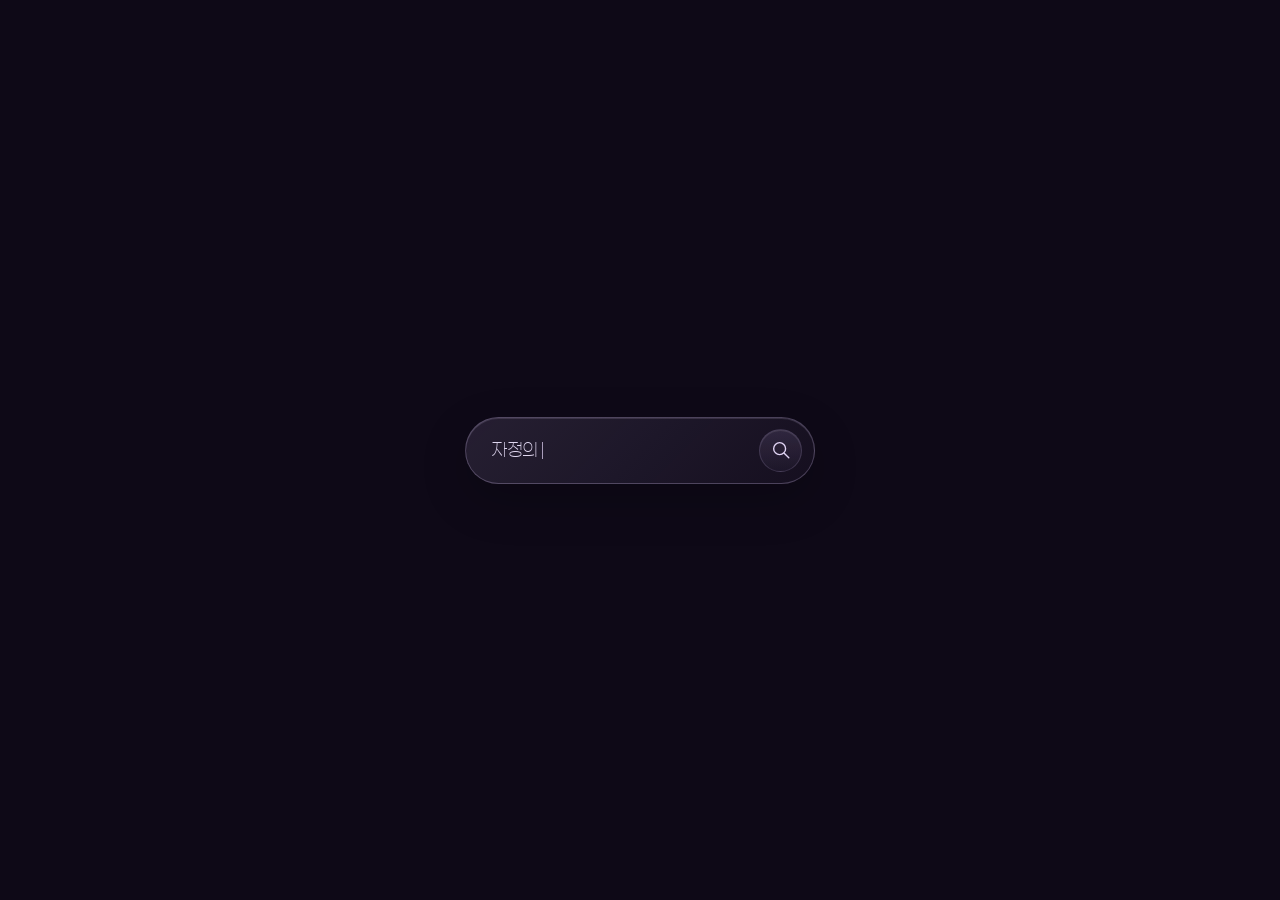
<file: index.html>
<!DOCTYPE html>
<html lang="ko">
<head>
<meta charset="UTF-8">
<meta name="viewport" content="width=device-width,initial-scale=1,viewport-fit=cover">
<meta name="theme-color" content="#100b1a">
<title>Midnight Hour</title>
<meta name="description" content="자정의 시간">
<meta property="og:title" content="Midnight Hour">
<meta property="og:description" content="자정의 시간">
<meta property="og:image" content="https://midnight-h0ur.vercel.app/preview.jpg">
<meta name="twitter:card" content="summary_large_image">
<link rel="icon" href="./favicon.ico?v=6">

<style>
@font-face {
  font-family: GmarketSans;
  src: url('./GmarketSansTTFLight.ttf') format('truetype');
  font-weight: 300;
  font-style: normal;
  font-display: swap;
}

:root {
  color-scheme: dark;
  --bg: #100b1a;
  --ink: #eee8f7;
  --muted: #b7acc9;
  --line: #ddcaff36;
  --glass: linear-gradient(135deg, #dcc4ff1e, #bda2ed0b);
}

* { box-sizing: border-box; }

html {
  min-height: 100%;
  background: var(--bg);
}

body {
  margin: 0;
  min-height: 100svh;
  background:
    radial-gradient(ellipse at 50% 42%, #38204d18, transparent 65%),
    var(--bg);
  color: var(--ink);
  font-family:
    GmarketSans, -apple-system, BlinkMacSystemFont,
    'Segoe UI', sans-serif;
  font-weight: 300;
  letter-spacing: -.025em;
}

body:not(.entered) { overflow: hidden; }

a {
  color: inherit;
  text-decoration: none;
}

button {
  font: inherit;
  color: inherit;
  cursor: pointer;
}

button:disabled {
  opacity: .35;
  cursor: default;
}

button, a { -webkit-tap-highlight-color: transparent; }

a:focus-visible,
button:focus-visible {
  outline: 2px solid #d6b9fa;
  outline-offset: 4px;
}

svg {
  fill: none;
  stroke: currentColor;
  stroke-width: 1.5;
  stroke-linecap: round;
  stroke-linejoin: round;
}

[hidden] { display: none !important; }

.sr-only {
  position: absolute;
  width: 1px;
  height: 1px;
  overflow: hidden;
  clip-path: inset(50%);
  white-space: nowrap;
}

/* 입장 화면 */

.entry-screen {
  position: fixed;
  inset: 0;
  z-index: 30;
  display: grid;
  place-items: center;
  background: #0e0917;
  transition: opacity .65s ease, visibility .65s;
}

.entry-screen.leaving {
  opacity: 0;
  visibility: hidden;
  pointer-events: none;
}

.search-dock {
  position: relative;
  width: min(350px, calc(100vw - 52px));
  z-index: 20;
  animation: searchRise 1.05s cubic-bezier(.16, 1, .3, 1) both;
}

.search-box {
  display: flex;
  align-items: center;
  justify-content: space-between;
  gap: 18px;
  width: 100%;
  height: 67px;
  padding: 0 12px 0 25px;
  border: 1px solid #e4d0ff40;
  border-radius: 999px;
  background: var(--glass);
  box-shadow:
    inset 0 1px 0 #ecdfff21,
    0 16px 48px #0003;
  backdrop-filter: blur(22px);
  -webkit-backdrop-filter: blur(22px);
}

.search-words {
  min-width: 0;
  display: flex;
  align-items: center;
  min-height: 24px;
  white-space: nowrap;
  font-size: 17px;
  letter-spacing: -.025em;
  color: #efe6ffed;
}

.caret {
  height: 17px;
  width: 1px;
  background: #eadcffad;
  margin-left: 4px;
  animation: blink 1s steps(1) infinite;
}

.typed .caret {
  animation: none;
  opacity: 0;
}

.search-button {
  display: grid;
  place-items: center;
  flex-shrink: 0;
  width: 43px;
  height: 43px;
  padding: 0;
  border-radius: 50%;
  border: 1px solid #dfc8ff26;
  background: linear-gradient(#d7bbff20, #d7bbff09);
  color: #e2d5f5;
  box-shadow: inset 0 1px 0 #ffffff18;
  transition: background .25s, transform .25s;
}

.search-button svg {
  width: 22px;
  height: 22px;
}

.search-button:hover { 
  background: #d7bbff29;
  transform: scale(1.04);
}

/* 홈 */

.home-screen {
  width: min(1040px, calc(100% - 64px));
  margin: 0 auto;
  min-height: 100svh;
  display: flex;
  flex-direction: column;
  justify-content: center;
  padding: 48px 0;
  position: relative;
}

.home-header {
  position: relative;
  display: flex;
  align-items: center;
  justify-content: space-between;
  gap: 20px;
  margin-bottom: 18px;
  z-index: 25;
}

.home-heading {
  margin: 0;
  font-size: clamp(21px, 3vw, 29px);
  line-height: 1.2;
  letter-spacing: .005em;
  font-weight: 300;
  color: #e9e1f1;
}

.home-title-button {
  display: block;
  padding: 0;
  border: 0;
  background: transparent;
  color: inherit;
  font: inherit;
  letter-spacing: inherit;
  text-align: left;
  transition: opacity .2s;
}

.home-title-button:hover { opacity: .75; }

.illustration-area {
  position: relative;
  width: 100%;
  isolation: isolate;
}

/* 일러스트 프레임 — 카메라 장식 점 없음 */

.tablet {
  margin: 0;
  position: relative;
  width: 100%;
  aspect-ratio: 1320 / 761;
  padding: 7px;
  border-radius: 31px;
  border: 1px solid #dfc8ff54;
  background: linear-gradient(140deg, #dac6f42b, #b6a2d10c);
  box-shadow:
    0 28px 70px #05020d55,
    inset 0 0 0 1px #ffffff14;
  overflow: hidden;
  animation: tabletRise 1.2s cubic-bezier(.16, 1, .3, 1) both;
}

.tablet img {
  display: block;
  width: 100%;
  height: 100%;
  object-fit: cover;
  border-radius: 23px;
  background: #281b39;
  transition: opacity .24s ease, transform .5s ease;
}

.tablet.loading img {
  opacity: .42;
  transform: scale(1.015);
}

.hero-overlay {
  position: absolute;
  inset: 7px;
  border-radius: 23px;
  pointer-events: none;
  display: flex;
  flex-direction: column;
  justify-content: flex-end;
  align-items: flex-start;
  gap: 12px;
  padding: clamp(20px, 4vw, 42px);
  background: linear-gradient(transparent 50%, #10081995);
}

.selection-name {
  font-size: clamp(12px, 1.7vw, 17px);
  color: #fff;
  text-shadow: 0 2px 12px #0008;
  letter-spacing: .04em;
}

.hero-play {
  pointer-events: auto;
  display: inline-flex;
  align-items: center;
  gap: 10px;
  padding: 12px 24px;
  background: #f7f0ffed;
  border: 1px solid #fff8;
  color: #21152f;
  border-radius: 10px;
  font: 500 14px -apple-system, BlinkMacSystemFont, 'Segoe UI', sans-serif;
  box-shadow: 0 4px 22px #0002;
  transition: background .2s, transform .2s;
}

.hero-play svg {
  width: 19px;
  height: 19px;
  fill: currentColor;
  stroke: none;
}

.hero-play:hover {
  background: #fff;
  transform: translateY(-2px);
}

.selection-status {
  margin: 0;
  font-size: 11px;
  color: var(--muted);
  line-height: 1.7;
}

.selection-status:not(:empty) { margin-top: 10px; }

/* 카테고리 */

.category-dock {
  position: relative;
  flex-shrink: 0;
}

.category-toggle {
  display: grid;
  place-items: center;
  width: 43px;
  height: 43px;
  border: 1px solid #dac7f32b;
  border-radius: 50%;
  background: #d8bfff08;
}

.category-toggle svg {
  width: 23px;
  height: 23px;
}

.category-toggle:hover,
.category-toggle[aria-expanded="true"] {
  background: #d8bfff20;
}

.category-menu {
  position: absolute;
  top: calc(100% + 12px);
  right: 0;
  width: 265px;
  padding: 9px;
  border: 1px solid #ddc8ff36;
  border-radius: 23px;
  background: linear-gradient(135deg, #40324bd9, #1c1429dc);
  box-shadow: 0 20px 55px #08031066;
  backdrop-filter: blur(28px);
  -webkit-backdrop-filter: blur(28px);
  animation: historyOpen .25s ease both;
}

.category-menu ul {
  list-style: none;
  margin: 0;
  padding: 0;
}

.category-option {
  width: 100%;
  display: flex;
  align-items: center;
  justify-content: space-between;
  gap: 18px;
  min-height: 53px;
  padding: 12px 16px;
  border: 0;
  border-radius: 14px;
  background: transparent;
  text-align: left;
  font-size: 14px;
}

.category-option > span:last-child { color: #b8a7c9; }

.category-option:hover,
.category-option[aria-pressed="true"] {
  background: #dec9ff16;
}

/* 음악 */

.music-player {
  width: 100%;
  min-height: 66px;
  display: flex;
  align-items: center;
  justify-content: space-between;
  gap: 20px;
  margin-top: 20px;
  padding: 10px 15px 10px 23px;
  border: 1px solid #d8c5f233;
  border-radius: 999px;
  background: #1a14237a;
  box-shadow: inset 0 1px 0 #ffffff05;
  backdrop-filter: blur(18px);
  -webkit-backdrop-filter: blur(18px);
}

.music-left {
  display: flex;
  align-items: center;
  gap: 13px;
  min-width: 0;
}

.music-icon {
  color: #bca2ff;
  font-size: 23px;
  line-height: 1;
  flex-shrink: 0;
}

.music-title {
  font-size: 13px;
  color: #d7cede;
  white-space: nowrap;
  overflow: hidden;
  text-overflow: ellipsis;
  line-height: 1.5;
}

.music-controls {
  flex-shrink: 0;
  display: flex;
  gap: 12px;
  align-items: center;
}

.music-btn {
  width: 41px;
  height: 41px;
  padding: 0;
  display: grid;
  place-items: center;
  background: #ffffff05;
  border: 1px solid #e8d5ff30;
  border-radius: 50%;
  color: #f8f4fd;
  font: 16px Arial, sans-serif;
}

.music-btn.small {
  width: 20px;
  height: 32px;
  background: transparent;
  border-color: transparent;
  font-size: 22px;
  color: #b0a3bd;
}

.music-btn:hover { background: #d9baff15; }

.music-btn.small:hover {
  background: transparent;
  color: #fff;
}

.music-status {
  margin: 10px 5px 0;
  font-size: 10px;
  line-height: 1.7;
  color: var(--muted);
  text-align: center;
}

.music-status:empty { display: none; }

/* 화면 하단 간격 및 모바일 일러스트 효과 */

:root { --music-viewport-inset: 0px; }

body { padding-bottom: 100px; }
body:not(.entered) { padding-bottom: 0; }

#music-player {
  position: fixed !important;
  left: 50% !important;
  right: auto !important;
  top: auto !important;
  bottom: calc(
    var(--music-viewport-inset) +
    max(16px, env(safe-area-inset-bottom, 0px))
  ) !important;
  transform: translateX(-50%) !important;
  margin: 0 !important;
  animation: none !important;
  width: min(660px, calc(100% - 32px)) !important;
  max-width: calc(100% - 28px) !important;
  z-index: 100 !important;
}

#homeScreen {
  padding-bottom: 38px;
  min-height: calc(100svh - 100px);
}

.tablet {
  --picture-inset: 7px;
  padding: 0;
  isolation: isolate;
}

.tablet > img {
  position: absolute;
  inset: var(--picture-inset);
  width: calc(100% - var(--picture-inset) * 2);
  height: calc(100% - var(--picture-inset) * 2);
  object-fit: cover;
  z-index: 0;
}

.tablet > .hero-overlay {
  position: absolute;
  inset: var(--picture-inset);
  width: auto;
  height: auto;
  margin: 0;
  z-index: 1;
  overflow: hidden;
  background: linear-gradient(
    180deg,
    rgba(16, 8, 25, 0) 35%,
    rgba(16, 8, 25, .16) 60%,
    rgba(16, 8, 25, .67) 100%
  );
}

/* 애니메이션 */

@keyframes searchRise {
  from {
    opacity: 0;
    transform: translateY(25px) scale(.91);
    filter: blur(4px);
  }
  to {
    opacity: 1;
    transform: none;
    filter: blur(0);
  }
}

@keyframes blink {
  50% { opacity: 0; }
}

@keyframes tabletRise {
  from {
    opacity: 0;
    transform: perspective(1000px) translateY(45px) rotateX(5deg) scale(.96);
  }
  to {
    opacity: 1;
    transform: none;
  }
}

@keyframes historyOpen {
  from {
    opacity: 0;
    transform: translateY(-7px);
  }
  to {
    opacity: 1;
    transform: none;
  }
}

/* 모바일 */

@media (max-width: 700px) {
  .home-screen {
    width: calc(100% - 32px);
    padding: 35px 0;
  }

  .home-header { margin-bottom: 15px; }

  .category-menu {
    width: min(265px, calc(100vw - 32px));
  }

  .category-toggle {
    width: 38px;
    height: 38px;
  }

  .tablet {
    --picture-inset: 5px;
    border-radius: 22px;
  }

  .tablet img { border-radius: 16px; }

  .hero-overlay {
    border-radius: 16px;
    gap: 8px;
    padding: 17px;
  }

  .hero-play {
    padding: 9px 18px;
    font-size: 12px;
  }

  .hero-play svg {
    width: 16px;
    height: 16px;
  }

  .music-player {
    min-height: 57px;
    gap: 10px;
    padding: 8px 10px 8px 16px;
  }

  .music-left { gap: 9px; }
  .music-icon { font-size: 20px; }
  .music-title { font-size: 10px; }
  .music-controls { gap: 6px; }

  .music-btn {
    width: 35px;
    height: 35px;
    font-size: 14px;
  }

  .music-btn.small {
    width: 16px;
    font-size: 20px;
  }
}

@media (max-height: 540px) and (min-width: 701px) {
  .home-screen {
    width: min(700px, calc(100% - 80px));
    padding-top: 48px;
    padding-bottom: 34px;
  }

  .home-heading { font-size: 20px; }
  .music-player { min-height: 55px; }

  .music-btn {
    width: 34px;
    height: 34px;
  }
}

@media (prefers-reduced-motion: reduce) {
  *, *::before, *::after {
    animation: none !important;
    transition: none !important;
  }

  .caret { display: none; }
}
</style>
<link rel="stylesheet" href="./compact.css?v=2">
</head>

<body>

<section class="entry-screen" id="entryScreen" aria-label="홈페이지 입장">
  <div class="search-dock" id="searchDock">
    <div class="search-box" id="searchBox">
      <span class="search-words" aria-hidden="true">
        <span id="searchText"></span>
        <i class="caret"></i>
      </span>

      <button
        class="search-button"
        id="searchButton"
        type="button"
        aria-label="자정의 시간 입장"
      >
        <svg viewBox="0 0 24 24" aria-hidden="true">
          <circle cx="10.5" cy="10.5" r="6.5"/>
          <path d="m15.5 15.5 5 5"/>
        </svg>
      </button>
    </div>
  </div>
</section>

<main class="home-screen" id="homeScreen" hidden>
  <header class="home-header">
    <h1 class="home-heading">
      <button
        type="button"
        class="home-title-button"
        id="siteTitle"
        aria-label="Midnight Hour 홈 그림으로 돌아가기"
      >Midnight Hour</button>
    </h1>

    <div class="category-dock" id="categoryDock">
      <button
        class="category-toggle"
        id="categoryButton"
        type="button"
        aria-label="카테고리 열기"
        aria-expanded="false"
        aria-controls="categoryMenu"
      >
        <svg viewBox="0 0 24 24" aria-hidden="true">
          <path d="M4 6h16M4 12h16M4 18h16"/>
        </svg>
      </button>

      <nav class="category-menu" id="categoryMenu" aria-label="카테고리" hidden>
        <ul>
          <li>
            <button type="button" class="category-option" data-category="personnel" aria-pressed="false">
              <span>Personnel</span>
              <span aria-hidden="true">↗</span>
            </button>
          </li>
          <li>
            <button type="button" class="category-option" data-category="timeline" aria-pressed="false">
              <span>Timeline</span>
              <span aria-hidden="true">↗</span>
            </button>
          </li>
          <li>
            <button type="button" class="category-option" data-category="fragments" aria-pressed="false">
              <span>Fragments</span>
              <span aria-hidden="true">↗</span>
            </button>
          </li>
          <li>
            <button type="button" class="category-option" data-category="stills" aria-pressed="false">
              <span>Stills</span>
              <span aria-hidden="true">↗</span>
            </button>
          </li>
        </ul>
      </nav>
    </div>
  </header>

  <div class="illustration-area">
    <figure class="tablet">
      <img
        id="heroImage"
        src="./main.jpg"
        alt="푸른 배경에서 함께 있는 이자헌과 정희솔의 일러스트"
        width="1306"
        height="747"
      >

      <figcaption class="hero-overlay">
        <span class="selection-name" id="selectionName">Midnight Hour</span>

        <a
          class="hero-play"
          id="heroPlay"
          href="./prologue/"
          aria-label="자정의 시간 글 읽기"
        >
          <svg viewBox="0 0 24 24" aria-hidden="true">
            <path d="m8 5 11 7-11 7Z"/>
          </svg>
          <span>Play</span>
        </a>
      </figcaption>
    </figure>
  </div>

  <p class="selection-status" id="selectionStatus" role="status"></p>

  <section class="music-player" id="music-player" aria-label="음악 플레이어">
    <div class="music-left">
      <span class="music-icon" aria-hidden="true">♫</span>
      <span class="music-title" id="music-title">긴 밤(feat. 기리보이) - Seori</span>
    </div>

    <div class="music-controls">
      <button type="button" class="music-btn small" id="previousTrack" aria-label="이전 곡">‹</button>
      <button type="button" class="music-btn" id="music-btn" aria-label="음악 재생">▶</button>
      <button type="button" class="music-btn small" id="followingTrack" aria-label="다음 곡">›</button>
    </div>

    <audio id="bgm" preload="metadata" playsinline></audio>
  </section>

  <p class="music-status" id="musicStatus" role="status"></p>
</main>

<noscript>
  <p style="position:relative;z-index:40;color:#eee;text-align:center;padding:42vh 20px">
    홈페이지를 보려면 JavaScript를 활성화해 주세요.
  </p>
</noscript>

<script>
/* ================= 수정할 설정 =================
   그림 파일은 index.html과 같은 폴더에 업로드해 주세요.
   음악은 기존 common.js의 재생목록을 사용합니다.
================================================= */

const HOME = {
  title: 'Midnight Hour',
  searchText: '자정의 시간',
  hero: './main.jpg',
  homePage: './prologue/',

  categories: {
    personnel: './personnel/',
    timeline: './timeline/',
    fragments: './fragments/',
    stills: './stills/'
  },

  categoryImages: {
    personnel: './main-personnel.png',
    timeline: './main-timeline.png',
    fragments: './main-fragments.png',
    stills: './main-stills.png'
  },

  commonScript: './common.js?v=6',
  musicFile: '',
  musicTitle: '긴 밤(feat. 기리보이) - Seori'
};

(() => {
  'use strict';

  const $ = id => document.getElementById(id);
  const button = $('searchButton');
  const reduced = matchMedia('(prefers-reduced-motion: reduce)').matches;

  let entered = false;
  let typingTimer = null;
  let commonReady = false;
  let fallback = false;

  $('siteTitle').textContent = HOME.title;
  document.title = HOME.title;
  $('music-title').textContent = HOME.musicTitle;

  const hero = $('heroImage');
  const defaultHero = HOME.hero || hero.src;

  hero.src = defaultHero;
  $('heroPlay').href = HOME.homePage;

  function finishTyping() {
    clearTimeout(typingTimer);
    $('searchText').textContent = HOME.searchText;
    $('searchBox').classList.add('typed');
  }

  function type() {
    if (reduced) {
      finishTyping();
      return;
    }

    const letters = Array.from(HOME.searchText);
    let n = 0;

    function tick() {
      if (entered) return;

      $('searchText').textContent = letters.slice(0, ++n).join('');

      if (n < letters.length) {
        typingTimer = setTimeout(tick, 150);
      } else {
        finishTyping();
      }
    }

    typingTimer = setTimeout(tick, 600);
  }

  function enter() {
    if (entered) return;

    entered = true;
    finishTyping();

    $('homeScreen').hidden = false;
    document.body.classList.add('entered');

    $('entryScreen').classList.add('leaving');
    $('entryScreen').setAttribute('aria-hidden', 'true');

    setTimeout(() => {
      $('entryScreen').hidden = true;
      $('categoryButton').focus({ preventScroll: true });
    }, reduced ? 0 : 650);
  }

  button.addEventListener('click', enter);

  const categoryButton = $('categoryButton');
  const menu = $('categoryMenu');
  const dock = $('categoryDock');
  const options = [...menu.querySelectorAll('[data-category]')];

  function setMenu(open, focusFirst = false) {
    menu.hidden = !open;
    categoryButton.setAttribute('aria-expanded', String(open));
    categoryButton.setAttribute(
      'aria-label',
      open ? '카테고리 닫기' : '카테고리 열기'
    );

    if (open && focusFirst) options[0].focus();
  }

  categoryButton.addEventListener('click', () => {
    setMenu(menu.hidden);
  });

  categoryButton.addEventListener('keydown', event => {
    if (event.key === 'ArrowDown') {
      event.preventDefault();
      setMenu(true, true);
    }
  });

  menu.addEventListener('keydown', event => {
    const n = options.indexOf(document.activeElement);

    if (event.key === 'ArrowDown' || event.key === 'ArrowUp') {
      event.preventDefault();

      const direction = event.key === 'ArrowDown' ? 1 : -1;
      options[(n + direction + options.length) % options.length].focus();
    } else if (event.key === 'Home') {
      event.preventDefault();
      options[0].focus();
    } else if (event.key === 'End') {
      event.preventDefault();
      options[options.length - 1].focus();
    }
  });

  let selectionToken = 0;

  function resetHome() {
    ++selectionToken;

    hero.src = defaultHero;
    hero.alt = '페어 홈 일러스트';
    hero.closest('.tablet').classList.remove('loading');

    $('selectionName').textContent = HOME.title;
    $('heroPlay').href = HOME.homePage;
    $('heroPlay').setAttribute('aria-label', '자정의 시간 글 읽기');
    $('selectionStatus').textContent = '';

    options.forEach(item => {
      item.setAttribute('aria-pressed', 'false');
    });

    setMenu(false);
  }

  $('siteTitle').addEventListener('click', resetHome);

  function selectCategory(option) {
    const key = option.dataset.category;
    const label = option.firstElementChild.textContent;
    const token = ++selectionToken;

    options.forEach(item => {
      item.setAttribute('aria-pressed', String(item === option));
    });

    $('selectionName').textContent = label;
    $('heroPlay').href = HOME.categories[key];
    $('heroPlay').setAttribute('aria-label', label + ' 페이지로 이동');
    $('selectionStatus').textContent = '';

    setMenu(false);
    categoryButton.focus({ preventScroll: true });

    const frame = hero.closest('.tablet');
    frame.classList.add('loading');

    const preview = new Image();

    preview.onload = () => {
      if (token !== selectionToken) return;

      hero.src = preview.src;
      hero.alt = label + ' 메인 일러스트';
      frame.classList.remove('loading');
    };

    preview.onerror = () => {
      if (token !== selectionToken) return;

      hero.src = defaultHero;
      hero.alt = '페어 메인 일러스트';
      frame.classList.remove('loading');

      $('selectionStatus').textContent =
        label + ' 일러스트를 불러오지 못해 메인 그림을 표시했어요.';
    };

    preview.src = HOME.categoryImages[key] || defaultHero;
  }

  options.forEach(option => {
    option.addEventListener('click', () => selectCategory(option));
  });

  document.addEventListener('pointerdown', event => {
    if (!dock.contains(event.target)) setMenu(false);
  });

  document.addEventListener('keydown', event => {
    if (event.key === 'Escape' && !menu.hidden) {
      setMenu(false);
      categoryButton.focus();
    } else if (
      event.key === 'Enter' &&
      !entered &&
      event.target === document.body
    ) {
      event.preventDefault();
      enter();
    }
  });

  dock.addEventListener('focusout', () => {
    setTimeout(() => {
      if (!dock.contains(document.activeElement)) setMenu(false);
    }, 0);
  });

  let booted = false;

  function boot() {
    if (booted) return;
    booted = true;
    type();
  }

  if (document.fonts?.ready) {
    Promise.race([
      document.fonts.ready,
      new Promise(resolve => setTimeout(resolve, 800))
    ]).then(boot);
  } else {
    boot();
  }

  /* 음악 */

  const audio = $('bgm');

  function sync() {
    const play = $('music-btn');

    play.textContent = audio.paused ? '▶' : 'Ⅱ';
    play.setAttribute(
      'aria-label',
      audio.paused ? '음악 재생' : '음악 일시정지'
    );
  }

  ['play', 'pause', 'ended', 'emptied'].forEach(event => {
    audio.addEventListener(event, sync);
  });

  async function toggle() {
    $('musicStatus').textContent = '';

    try {
      if (commonReady && typeof window.toggleMusic === 'function') {
        await window.toggleMusic();
      } else if (audio.paused) {
        if (!audio.getAttribute('src') && !audio.querySelector('source')) {
          $('musicStatus').textContent = '음악 파일을 준비 중입니다.';
          return;
        }

        await audio.play();
      } else {
        audio.pause();
      }
    } catch {
      $('musicStatus').textContent = '음악을 불러오지 못했어요.';
    }

    sync();
  }

  $('music-btn').onclick = toggle;

  function track(direction) {
    $('musicStatus').textContent = '';
    if (!commonReady) return;

    const fn = direction < 0 ? window.prevTrack : window.nextTrack;

    if (typeof fn === 'function') {
      try {
        const result = fn();

        if (result?.catch) {
          result.catch(() => {
            $('musicStatus').textContent = '음악을 불러오지 못했어요.';
          });
        }
      } catch {
        $('musicStatus').textContent = '음악을 불러오지 못했어요.';
      }
    }
  }

  $('previousTrack').onclick = () => track(-1);
  $('followingTrack').onclick = () => track(1);

  function useFallback() {
    if (fallback) return;

    fallback = true;
    commonReady = false;

    $('previousTrack').disabled = true;
    $('followingTrack').disabled = true;

    if (HOME.musicFile) {
      audio.src = HOME.musicFile;
      audio.loop = true;
      audio.load();
    }
  }

  if (HOME.commonScript) {
    const script = document.createElement('script');

    script.src = HOME.commonScript;

    script.onload = () => {
      commonReady = typeof window.toggleMusic === 'function';
      if (!commonReady) useFallback();
      sync();
    };

    script.onerror = useFallback;
    document.body.append(script);
  } else {
    useFallback();
  }

  audio.addEventListener('error', () => {
    $('musicStatus').textContent = '음악을 불러오지 못했어요.';
  });

  sync();
})();

/* 음악 바를 화면 하단에 고정 */

(() => {
  const player = document.getElementById('music-player');
  const home = document.getElementById('homeScreen');

  if (!player) return;

  function update() {
    const viewport = window.visualViewport;

    const covered = viewport && viewport.scale === 1
      ? Math.max(0, window.innerHeight - viewport.height - viewport.offsetTop)
      : 0;

    document.documentElement.style.setProperty(
      '--music-viewport-inset',
      covered + 'px'
    );

  }

  function mount() {
    if (home?.hidden) return;
    document.body.append(player);
    update();
  }

  mount();

  if (home) {
    new MutationObserver(() => {
      if (!home.hidden && player.parentElement !== document.body) {
        mount();
      }
    }).observe(home, {
      attributes: true,
      attributeFilter: ['hidden']
    });
  }

  window.addEventListener('resize', update);
  window.addEventListener('orientationchange', update);

  window.visualViewport?.addEventListener('resize', update);
  window.visualViewport?.addEventListener('scroll', update);

  update();
})();
</script>
</body>
</html>
</file>
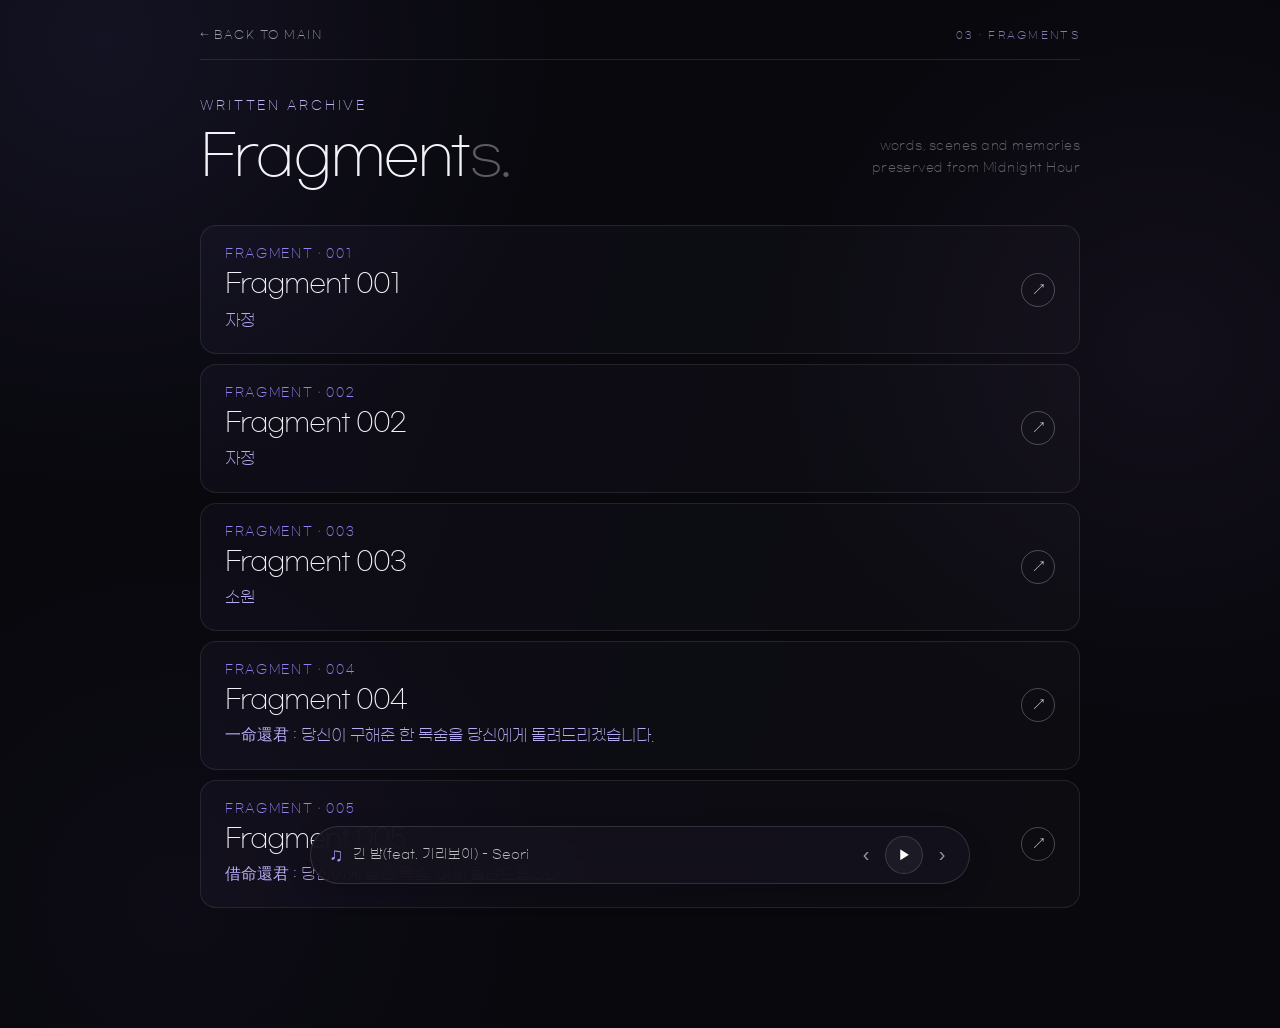
<file: fragments/index.html>
<!DOCTYPE html>
<html lang="ko">

<head>

  <meta charset="UTF-8" />

  <meta
    name="viewport"
    content="width=device-width, initial-scale=1.0"
  />

  <meta
    name="theme-color"
    content="#08080d"
  />

  <title>Fragments | Midnight Hour</title>


  <!-- =========================================================
       FAVICON
  ========================================================== -->

  <link
    rel="icon"
    type="image/x-icon"
    href="/favicon.ico?v=7"
  />

  <link
    rel="shortcut icon"
    type="image/x-icon"
    href="/favicon.ico?v=7"
  />


  <style>

    /* =========================================================
       FONT
    ========================================================== */

    @font-face {

      font-family:
        "GmarketSans";

      src:
        url("../GmarketSansTTFLight.ttf")
        format("truetype");

      font-weight:
        300;

      font-style:
        normal;

      font-display:
        swap;

    }



    /* =========================================================
       ROOT
    ========================================================== */

    :root {

      --bg:
        #08080d;

      --text:
        #f3f2f7;

      --purple:
        #9580f2;

      --purple-light:
        #c1b5f7;

      --purple-soft:
        #b7abf4;

      --line:
        rgba(255,255,255,.10);

      --card:
        rgba(255,255,255,.025);

    }



    /* =========================================================
       RESET
    ========================================================== */

    * {

      box-sizing:
        border-box;

    }


    html {

      scroll-behavior:
        smooth;

    }


    body {

      margin:
        0;

      min-height:
        100vh;

      color:
        var(--text);

      font-family:
        "GmarketSans",
        -apple-system,
        BlinkMacSystemFont,
        "Segoe UI",
        sans-serif;

      font-weight:
        300;

      background:

        radial-gradient(
          circle at 8% 4%,
          rgba(101,91,181,.13),
          transparent 30%
        ),

        radial-gradient(
          circle at 91% 34%,
          rgba(125,81,167,.09),
          transparent 29%
        ),

        radial-gradient(
          circle at 14% 88%,
          rgba(97,75,154,.06),
          transparent 26%
        ),

        var(--bg);

    }


    a {

      color:
        inherit;

      text-decoration:
        none;

    }


    button {

      font:
        inherit;

    }



    /* =========================================================
       PAGE
    ========================================================== */

    .fragments-wrap {

      width:
        min(
          1120px,
          calc(100% - 58px)
        );

      margin:
        0 auto;

      padding:
        38px
        0
        145px;

    }



    /* =========================================================
       TOP
    ========================================================== */

    .fragments-top {

      display:
        flex;

      align-items:
        center;

      justify-content:
        space-between;

      gap:
        30px;

      padding-bottom:
        22px;

      border-bottom:
        1px solid
        var(--line);

    }


    .fragments-back {

      color:
        rgba(255,255,255,.58);

      font-size:
        11px;

      letter-spacing:
        .14em;

      transition:
        color .2s ease,
        transform .2s ease;

    }


    .fragments-back:hover {

      color:
        #fff;

      transform:
        translateX(-3px);

    }


    .fragments-index {

      color:
        rgba(182,168,239,.72);

      font-size:
        10px;

      letter-spacing:
        .23em;

    }



    /* =========================================================
       HEADER
    ========================================================== */

    .fragments-heading {

      display:
        flex;

      align-items:
        flex-end;

      justify-content:
        space-between;

      gap:
        40px;

      padding:
        62px
        0
        68px;

    }


    .fragments-kicker {

      margin-bottom:
        13px;

      color:
        var(--purple-light);

      font-size:
        12px;

      letter-spacing:
        .24em;

    }


    .fragments-title {

      margin:
        0;

      color:
        #f3f2f7;

      font-size:
        clamp(
          60px,
          8vw,
          104px
        );

      font-weight:
        300;

      line-height:
        .88;

      letter-spacing:
        -.068em;

    }


    .fragments-title span {

      color:
        rgba(255,255,255,.34);

    }


    .fragments-description {

      padding-bottom:
        7px;

      color:
        rgba(255,255,255,.37);

      font-size:
        10px;

      line-height:
        1.85;

      letter-spacing:
        .14em;

      text-align:
        right;

    }



    /* =========================================================
       FRAGMENT LIST
    ========================================================== */

    .fragment-list {

      display:
        grid;

      grid-template-columns:
        1fr;

      gap:
        15px;

    }



    /* =========================================================
       CARD
    ========================================================== */

    .fragment-card {

      position:
        relative;

      min-height:
        155px;

      display:
        flex;

      align-items:
        center;

      justify-content:
        space-between;

      gap:
        30px;

      padding:
        30px
        36px;

      overflow:
        hidden;

      border:
        1px solid
        rgba(255,255,255,.09);

      border-radius:
        27px;

      background:

        linear-gradient(
          110deg,
          rgba(120,95,185,.06),
          rgba(255,255,255,.018)
        );

      cursor:
        pointer;

      transition:
        transform .28s ease,
        border-color .28s ease,
        background .28s ease;

    }


    .fragment-card:hover {

      transform:
        translateY(-2px);

      border-color:
        rgba(177,159,241,.25);

      background:

        linear-gradient(
          110deg,
          rgba(121,96,190,.09),
          rgba(255,255,255,.024)
        );

    }



    /* =========================================================
       CARD TEXT
    ========================================================== */

    .fragment-card-left {

      min-width:
        0;

    }


    .fragment-card-index {

      margin-bottom:
        11px;

      color:
        var(--purple);

      font-size:
        9px;

      letter-spacing:
        .24em;

    }


    .fragment-card-title {

      margin:
        0;

      color:
        #f2f1f6;

      font-size:
        clamp(
          26px,
          2.7vw,
          34px
        );

      font-weight:
        300;

      line-height:
        1.2;

      letter-spacing:
        -.04em;

    }


    .fragment-card-subtitle {

      margin-top:
        10px;

      color:
        var(--purple-soft);

      font-size:
        clamp(
          17px,
          1.7vw,
          20px
        );

      line-height:
        1.5;

      word-break:
        keep-all;

    }



    /* =========================================================
       ARROW
    ========================================================== */

    .fragment-card-arrow {

      width:
        43px;

      height:
        43px;

      flex:
        0
        0
        auto;

      display:
        grid;

      place-items:
        center;

      border:
        1px solid
        rgba(255,255,255,.25);

      border-radius:
        50%;

      color:
        rgba(255,255,255,.78);

      font-size:
        16px;

      transition:
        transform .3s ease,
        color .25s ease,
        background .25s ease;

    }


    .fragment-card:hover
    .fragment-card-arrow {

      transform:
        rotate(45deg);

      color:
        #111117;

      background:
        rgba(255,255,255,.93);

    }



    /* =========================================================
       READER MODAL
    ========================================================== */

    .mh-fr-modal {

      position:
        fixed;

      z-index:
        999;

      inset:
        0;

      display:
        none;

      align-items:
        flex-start;

      justify-content:
        center;

      overflow-y:
        auto;

      padding:
        64px
        28px
        80px;

      background:
        rgba(3,3,7,.92);

      backdrop-filter:
        blur(19px);

      -webkit-backdrop-filter:
        blur(19px);

      cursor:
        pointer;

    }


    .mh-fr-modal.open {

      display:
        flex;

    }



    /* =========================================================
       READER
    ========================================================== */

    .mh-fr-reader {

      position:
        relative;

      width:
        min(
          860px,
          100%
        );

      margin:
        auto;

      padding:
        55px
        58px
        64px;

      border:
        1px solid
        rgba(255,255,255,.11);

      border-radius:
        28px;

      background:

        linear-gradient(
          120deg,
          rgba(108,87,166,.08),
          rgba(255,255,255,.022)
        ),

        #0d0c13;

      box-shadow:
        0
        30px
        100px
        rgba(0,0,0,.38);

      cursor:
        default;

    }



    /* =========================================================
       CLOSE
    ========================================================== */

    .mh-fr-close {

      position:
        fixed;

      z-index:
        1001;

      top:
        23px;

      right:
        29px;

      padding:
        10px
        4px;

      border:
        0;

      color:
        rgba(255,255,255,.58);

      background:
        transparent;

      font-family:
        "GmarketSans",
        sans-serif;

      font-size:
        10px;

      font-weight:
        300;

      line-height:
        1;

      letter-spacing:
        .18em;

      cursor:
        pointer;

      transition:
        color .2s ease;

    }


    .mh-fr-close:hover {

      color:
        #fff;

    }



    /* =========================================================
       READER HEADER
    ========================================================== */

    .mh-fr-reader-index {

      margin-bottom:
        13px;

      color:
        var(--purple);

      font-size:
        9px;

      letter-spacing:
        .25em;

    }


    .mh-fr-reader-title {

      margin:
        0;

      color:
        #f2f1f6;

      font-size:
        34px;

      font-weight:
        300;

      line-height:
        1.18;

      letter-spacing:
        -.04em;

    }


    .mh-fr-reader-subtitle {

      margin-top:
        10px;

      padding-bottom:
        30px;

      border-bottom:
        1px solid
        rgba(255,255,255,.08);

      color:
        var(--purple-soft);

      font-size:
        16px;

      line-height:
        1.6;

      word-break:
        keep-all;

    }



    /* =========================================================
       READER BODY
    ========================================================== */

    .mh-fr-reader-body {

      padding-top:
        35px;

      color:
        rgba(245,244,249,.82);

      font-size:
        17px;

      line-height:
        2.15;

      word-break:
        keep-all;

      white-space:
        normal;

    }


    .mh-fr-reader-body p {

      margin:
        0
        0
        1.65em;

    }


    .mh-fr-reader-body p:last-child {

      margin-bottom:
        0;

    }


    .mh-fr-reader-body em {

      color:
        var(--purple-light);

      font-style:
        normal;

    }



    /* =========================================================
       TEXT FILE CONTENT
    ========================================================== */

    .mh-fr-reader-body.text-file {

      white-space:
        pre-wrap;

    }



    /* =========================================================
       LOADING
    ========================================================== */

    .mh-fr-loading {

      color:
        rgba(255,255,255,.42);

      font-size:
        13px;

      letter-spacing:
        .10em;

    }



    /* =========================================================
       ERROR
    ========================================================== */

    .mh-fr-error {

      color:
        var(--purple-soft);

      font-size:
        14px;

      line-height:
        1.9;

    }



    /* =========================================================
       MUSIC PLAYER
    ========================================================== */

    .music-player {

      position:
        fixed;

      z-index:
        100;

      left:
        50%;

      bottom:
        17px;

      transform:
        translateX(-50%);

      width:
        min(
          660px,
          calc(100% - 36px)
        );

      min-height:
        61px;

      display:
        flex;

      align-items:
        center;

      justify-content:
        space-between;

      gap:
        16px;

      padding:
        9px
        13px
        9px
        19px;

      border:
        1px solid
        rgba(255,255,255,.13);

      border-radius:
        999px;

      background:
        rgba(20,18,29,.89);

      box-shadow:
        0
        15px
        43px
        rgba(0,0,0,.32);

      backdrop-filter:
        blur(20px);

      -webkit-backdrop-filter:
        blur(20px);

    }


    .music-left,
    .music-controls {

      display:
        flex;

      align-items:
        center;

    }


    .music-left {

      min-width:
        0;

      gap:
        11px;

    }


    .music-icon {

      color:
        #a998ff;

      font-size:
        17px;

    }


    .music-title {

      overflow:
        hidden;

      white-space:
        nowrap;

      text-overflow:
        ellipsis;

      color:
        rgba(255,255,255,.72);

      font-size:
        11px;

    }


    .music-controls {

      flex:
        0
        0
        auto;

      gap:
        3px;

    }


    .music-btn {

      width:
        39px;

      height:
        39px;

      display:
        grid;

      place-items:
        center;

      padding:
        0;

      border:
        1px solid
        rgba(255,255,255,.14);

      border-radius:
        50%;

      color:
        white;

      background:
        rgba(255,255,255,.045);

      cursor:
        pointer;

    }


    .music-btn.small {

      width:
        31px;

      height:
        31px;

      border:
        0;

      background:
        transparent;

      color:
        rgba(255,255,255,.55);

    }



    /* =========================================================
       MOBILE
    ========================================================== */

    @media (max-width: 720px) {

      .fragments-wrap {

        width:
          calc(100% - 28px);

        padding-top:
          25px;

      }


      .fragments-heading {

        flex-direction:
          column;

        align-items:
          flex-start;

        gap:
          24px;

        padding:
          48px
          0
          48px;

      }


      .fragments-title {

        font-size:
          18vw;

      }


      .fragments-description {

        padding:
          0;

        text-align:
          left;

      }


      .fragment-list {

        gap:
          11px;

      }


      .fragment-card {

        min-height:
          135px;

        padding:
          25px
          23px;

        border-radius:
          21px;

      }


      .fragment-card-title {

        font-size:
          25px;

      }


      .fragment-card-subtitle {

        margin-top:
          8px;

        font-size:
          15px;

      }


      .fragment-card-arrow {

        width:
          36px;

        height:
          36px;

      }


      /* reader */

      .mh-fr-modal {

        padding:
          51px
          12px
          60px;

      }


      .mh-fr-reader {

        width:
          100%;

        padding:
          38px
          24px
          48px;

        border-radius:
          22px;

      }


      .mh-fr-close {

        top:
          13px;

        right:
          16px;

        font-size:
          9px;

      }


      .mh-fr-reader-title {

        font-size:
          27px;

      }


      .mh-fr-reader-subtitle {

        padding-bottom:
          23px;

        font-size:
          14px;

      }


      .mh-fr-reader-body {

        padding-top:
          27px;

        font-size:
          15px;

        line-height:
          2;

      }

    }


    @media (max-width: 430px) {

      .fragment-card {

        align-items:
          flex-end;

      }


      .fragment-card-arrow {

        width:
          33px;

        height:
          33px;

      }

    }

  </style>

<link rel="stylesheet" href="../compact.css?v=2">
</head>


<body>


<!-- =========================================================
     PAGE
========================================================= -->

<main class="fragments-wrap">


  <!-- =======================================================
       TOP
  ======================================================== -->

  <nav class="fragments-top">

    <a
      class="fragments-back"
      href="../index.html"
    >
      ← BACK TO MAIN
    </a>


    <span class="fragments-index">
      03 · FRAGMENTS
    </span>

  </nav>



  <!-- =======================================================
       HEADER
  ======================================================== -->

  <header class="fragments-heading">

    <div>

      <div class="fragments-kicker">
        WRITTEN ARCHIVE
      </div>


      <h1 class="fragments-title">
        Fragment<span>s.</span>
      </h1>

    </div>


    <div class="fragments-description">
      words, scenes and memories<br>
      preserved from Midnight Hour
    </div>

  </header>



  <!-- =======================================================
       LIST
  ======================================================== -->

  <section class="fragment-list">



    <!-- =====================================================
         001
    ====================================================== -->

    <article
      class="fragment-card"
      onclick="
        openFragmentText(
          'fragment1.txt',
          'Fragment 001',
          '자정',
          '001'
        )
      "
    >

      <div class="fragment-card-left">

        <div class="fragment-card-index">
          FRAGMENT · 001
        </div>


        <h2 class="fragment-card-title">
          Fragment 001
        </h2>


        <div class="fragment-card-subtitle">
          자정
        </div>

      </div>


      <div class="fragment-card-arrow">
        ↗
      </div>

    </article>



    <!-- =====================================================
         002
    ====================================================== -->

    <article
      class="fragment-card"
      onclick="
        openFragmentText(
          'fragment2.txt',
          'Fragment 002',
          '자정',
          '002'
        )
      "
    >

      <div class="fragment-card-left">

        <div class="fragment-card-index">
          FRAGMENT · 002
        </div>


        <h2 class="fragment-card-title">
          Fragment 002
        </h2>


        <div class="fragment-card-subtitle">
          자정
        </div>

      </div>


      <div class="fragment-card-arrow">
        ↗
      </div>

    </article>



    <!-- =====================================================
         003
    ====================================================== -->

    <article
      class="fragment-card"
      onclick="openFragmentThree()"
    >

      <div class="fragment-card-left">

        <div class="fragment-card-index">
          FRAGMENT · 003
        </div>


        <h2 class="fragment-card-title">
          Fragment 003
        </h2>


        <div class="fragment-card-subtitle">
          소원
        </div>

      </div>


      <div class="fragment-card-arrow">
        ↗
      </div>

    </article>



    <!-- =====================================================
         004
    ====================================================== -->

    <article
      class="fragment-card"
      onclick="
        openFragmentText(
          'fragment4.txt',
          'Fragment 004',
          '一命還君 : 당신이 구해준 한 목숨을 당신에게 돌려드리겠습니다.',
          '004'
        )
      "
    >

      <div class="fragment-card-left">

        <div class="fragment-card-index">
          FRAGMENT · 004
        </div>


        <h2 class="fragment-card-title">
          Fragment 004
        </h2>


        <div class="fragment-card-subtitle">
          一命還君 : 당신이 구해준 한 목숨을 당신에게 돌려드리겠습니다.
        </div>

      </div>


      <div class="fragment-card-arrow">
        ↗
      </div>

    </article>



    <!-- =====================================================
         005
    ====================================================== -->

    <article
      class="fragment-card"
      onclick="
        openFragmentText(
          'fragment5.txt',
          'Fragment 005',
          '借命還君 : 당신에게 빌린 목숨, 이제 돌려드립니다.',
          '005'
        )
      "
    >

      <div class="fragment-card-left">

        <div class="fragment-card-index">
          FRAGMENT · 005
        </div>


        <h2 class="fragment-card-title">
          Fragment 005
        </h2>


        <div class="fragment-card-subtitle">
          借命還君 : 당신에게 빌린 목숨, 이제 돌려드립니다.
        </div>

      </div>


      <div class="fragment-card-arrow">
        ↗
      </div>

    </article>


  </section>


</main>



<!-- =========================================================
     FRAGMENT 003 CONTENT
========================================================= -->

<template id="fragment-three-template">

  <p>
    흰담비 씨는 저를 좋아합니까?<br>
    좋아하죠, 당연히.<br>
    그렇다면 제가 당신의 연인이 될 수 없던 이유는 무엇입니까?
  </p>

  <p>
    그 질문에 여자가 어떤 표정을 지었더라.
  </p>

  <p>
    기상 시각 사택의 기온은 낮다.
    일반적인 인간 개체의 기준으로도 낮은 편이다.
    여자는 아침에 일어날 때면 늘 이불 밖으로 나오려 하지 않았으므로.
    <em>추워요.</em>
    여자가 잠결에 그런 말을 흘릴 때면 그는 늘 똑같이 답했다.
    아닙니다. 현재 기온은 이십일 도씨로, 흰담비 씨가 취침 전 맞춘 에어컨의 기온입니다.
    그 말에 여자 또한 똑같이 답했다.
    <em>원래 일어날 때면 춥게 느껴지고 이불 덮으면 따뜻한 게 최고인 거예요….</em>
    그로썬 이해되지 않고 논리적이지 않은 소리였다.
  </p>

  <p>
    다시 생각해보니 일반적이라는 말 또한 논리적이지 않았다.
    그의 사택에서 아침을 맞이한 인간 개체는 한 명 뿐이었으므로.
  </p>

  <p>
    기름을 두 바퀴 둘러 계란 두 개를 구웠다.
    여자는 늘 기름을 두 바퀴 이상 두른 뒤 뒤집지 않고 오래 구워
    바삭바삭해진 반숙을 선호했다.
    여자가 그러했듯 노른자를 터뜨려 밥에 비볐다.
    바삭한 계란 흰자가 입 안에서 부서졌다.
  </p>

  <p>
    운전대에 힘을 최대한 주지 않았다.
    힘을 조절하기 어려웠다.
    출퇴근 길의 운전은 늘 여자의 몫이었다.
    그가 운전대를 두 번 부러뜨린 뒤 다시 나타난 여자는
    면허를 땄다며 당당하게 운전면허증을 그에게 들이밀었다.
    그 뒤로 그는 한참 운전대를 잡은 적이 없었다.
  </p>

  <p>
    점심 후 카페에서 구매한 음료는 쿠키쉐이크였다.
    여자가 늘 주문하던 메뉴였다.
    쿠키 조각이 입 안에서 씹히는 게 마음에 든다고 했다.
    음료를 마실 때면 여자의 입이 조금씩 우물거렸다.
    여자는 입이 작은 편이라 음료를 전부 마시는 데에 남들보다 시간이 오래 걸렸다.
    여자가 그러했듯 음료를 입에 머금은 뒤 쿠키 조각을 씹었다.
    알갱이가 잘게 부서졌다.
  </p>

  <p>
    퇴근 후 디비디 플레이어로 재생할 영화를 고르지 못했다.
    선택은 늘 여자의 몫이었기 때문이다.
    그 스스로도 모르는 기호를 맞추려 애쓰며,
    그러면서도 여자 본인의 취향을 벗어나지 않도록.
    가장 마지막으로 여자와 함께 보았던 영화를 틀었다.
    오늘로 정확히 쉰한 번째의 재생이었다.
  </p>

  <p>
    주인없는 방의 기온과 에어컨의 설정된 온도를 확인했다.
    여자가 늘 맞춰놓고 취침하던 기온이었다.
    불을 끄려다 말고 방의 책상 한구석에 놓인
    짙푸른 손목시계 옆 실팔찌를 집어들었다.
  </p>

  <p>
    <em>끊어지면 소원이 이루어지는 거예요.</em>
    증명된 사실입니까?
    <em>사실 끊어진 적이 없어서 모르겠어요.</em>
    그렇다면 흰담비 씨가 확신하는 이유는 무엇입니까?
    <em>끊어지면 알게 되지 않을까요? 이루어지는지 아닌지.</em>
  </p>

  <p>
    그렇게 말했음에도 막상 잘 차고 다니지 않아,
    여자의 팔찌는 조금도 닳지 않은 상태였다.
    그가 늘 방의 청결을 유지했으므로,
    먼지 또한 묻지 않았다.
    팔찌 한쪽을 쥐고 반대편에 검지를 걸었다.
    이대로 당기면 끊어질 터다.
    그에겐 조금의 힘도 필요하지 않은 일이었다.
  </p>

  <p>
    끊어지면 소원이 이루어지는지 알 수 있다고 했나.
  </p>

  <p>
    그렇다면 어떤 소원을 빌어야 당신이 눈을 뜰까.
  </p>

</template>



<!-- =========================================================
     READER MODAL
========================================================= -->

<div
  class="mh-fr-modal"
  id="mh-fr-modal"
  onclick="closeFragment()"
>


  <!-- CLOSE -->

  <button
    type="button"
    class="mh-fr-close"
    onclick="
      event.stopPropagation();
      closeFragment();
    "
    aria-label="close fragment"
  >
    CLOSE
  </button>



  <!-- READER -->

  <article
    class="mh-fr-reader"
    onclick="event.stopPropagation()"
  >


    <div
      class="mh-fr-reader-index"
      id="mh-fr-reader-index"
    >
      FRAGMENT · 001
    </div>


    <h2
      class="mh-fr-reader-title"
      id="mh-fr-reader-title"
    >
      Fragment 001
    </h2>


    <div
      class="mh-fr-reader-subtitle"
      id="mh-fr-reader-subtitle"
    >
      자정
    </div>


    <div
      class="mh-fr-reader-body"
      id="mh-fr-reader-body"
    ></div>


  </article>


</div>



<!-- =========================================================
     MUSIC PLAYER
========================================================= -->

<div
  class="music-player"
  id="music-player"
>

  <div class="music-left">

    <span class="music-icon">
      ♫
    </span>


    <span
      class="music-title"
      id="music-title"
    >
      긴 밤(feat. 기리보이) - Seori
    </span>

  </div>


  <div class="music-controls">

    <button
      type="button"
      aria-label="previous track"
      class="music-btn small"
      onclick="prevTrack()"
    >
      ‹
    </button>


    <button
      type="button"
      aria-label="play or pause"
      class="music-btn"
      id="music-btn"
      onclick="toggleMusic()"
    >
      ▶
    </button>


    <button
      type="button"
      aria-label="next track"
      class="music-btn small"
      onclick="nextTrack()"
    >
      ›
    </button>

  </div>


  <audio
    id="bgm"
    preload="metadata"
    playsinline
  ></audio>

</div>



<!-- =========================================================
     COMMON
========================================================= -->

<script src="../common.js?v=7"></script>



<!-- =========================================================
     FRAGMENT SCRIPT
========================================================= -->

<script>

  /* =========================================================
     ELEMENTS
  ========================================================== */

  const fragmentModal =
    document.getElementById(
      "mh-fr-modal"
    );


  const fragmentReaderIndex =
    document.getElementById(
      "mh-fr-reader-index"
    );


  const fragmentReaderTitle =
    document.getElementById(
      "mh-fr-reader-title"
    );


  const fragmentReaderSubtitle =
    document.getElementById(
      "mh-fr-reader-subtitle"
    );


  const fragmentReaderBody =
    document.getElementById(
      "mh-fr-reader-body"
    );



  /* =========================================================
     OPEN BASE
  ========================================================== */

  function openFragmentBase(
    title,
    subtitle,
    number
  ) {

    fragmentReaderIndex.textContent =
      "FRAGMENT · " +
      number;


    fragmentReaderTitle.textContent =
      title;


    fragmentReaderSubtitle.textContent =
      subtitle;


    fragmentModal.classList.add(
      "open"
    );


    document.body.style.overflow =
      "hidden";

  }



  /* =========================================================
     OPEN TXT
  ========================================================== */

  async function openFragmentText(
    file,
    title,
    subtitle,
    number
  ) {

    openFragmentBase(
      title,
      subtitle,
      number
    );


    fragmentReaderBody.className =
      "mh-fr-reader-body text-file";


    fragmentReaderBody.innerHTML =
      '<div class="mh-fr-loading">LOADING...</div>';


    try {

      const response =
        await fetch(
          file,
          {
            cache:
              "no-store"
          }
        );


      if (!response.ok) {

        throw new Error(
          "Failed to load fragment"
        );

      }


      const text =
        await response.text();


      fragmentReaderBody.textContent =
        text;

    }

    catch (error) {

      console.error(
        error
      );


      fragmentReaderBody.className =
        "mh-fr-reader-body";


      fragmentReaderBody.innerHTML =
        `
          <div class="mh-fr-error">
            글을 불러오지 못했습니다.<br>
            파일 이름과 경로를 확인해 주세요.
          </div>
        `;

    }

  }



  /* =========================================================
     OPEN FRAGMENT 003
  ========================================================== */

  function openFragmentThree() {

    openFragmentBase(
      "Fragment 003",
      "소원",
      "003"
    );


    fragmentReaderBody.className =
      "mh-fr-reader-body";


    const template =
      document.getElementById(
        "fragment-three-template"
      );


    fragmentReaderBody.innerHTML =
      "";


    fragmentReaderBody.appendChild(
      template.content.cloneNode(
        true
      )
    );

  }



  /* =========================================================
     CLOSE
  ========================================================== */

  function closeFragment() {

    fragmentModal.classList.remove(
      "open"
    );


    document.body.style.overflow =
      "";


    fragmentReaderBody.innerHTML =
      "";

  }



  /* =========================================================
     ESC
  ========================================================== */

  document.addEventListener(
    "keydown",
    function(event) {

      if (
        event.key === "Escape" &&
        fragmentModal.classList.contains(
          "open"
        )
      ) {

        closeFragment();

      }

    }
  );



  /* =========================================================
     GLOBAL
  ========================================================== */

  window.openFragmentText =
    openFragmentText;


  window.openFragmentThree =
    openFragmentThree;


  window.closeFragment =
    closeFragment;

</script>


</body>

</html>
</file>
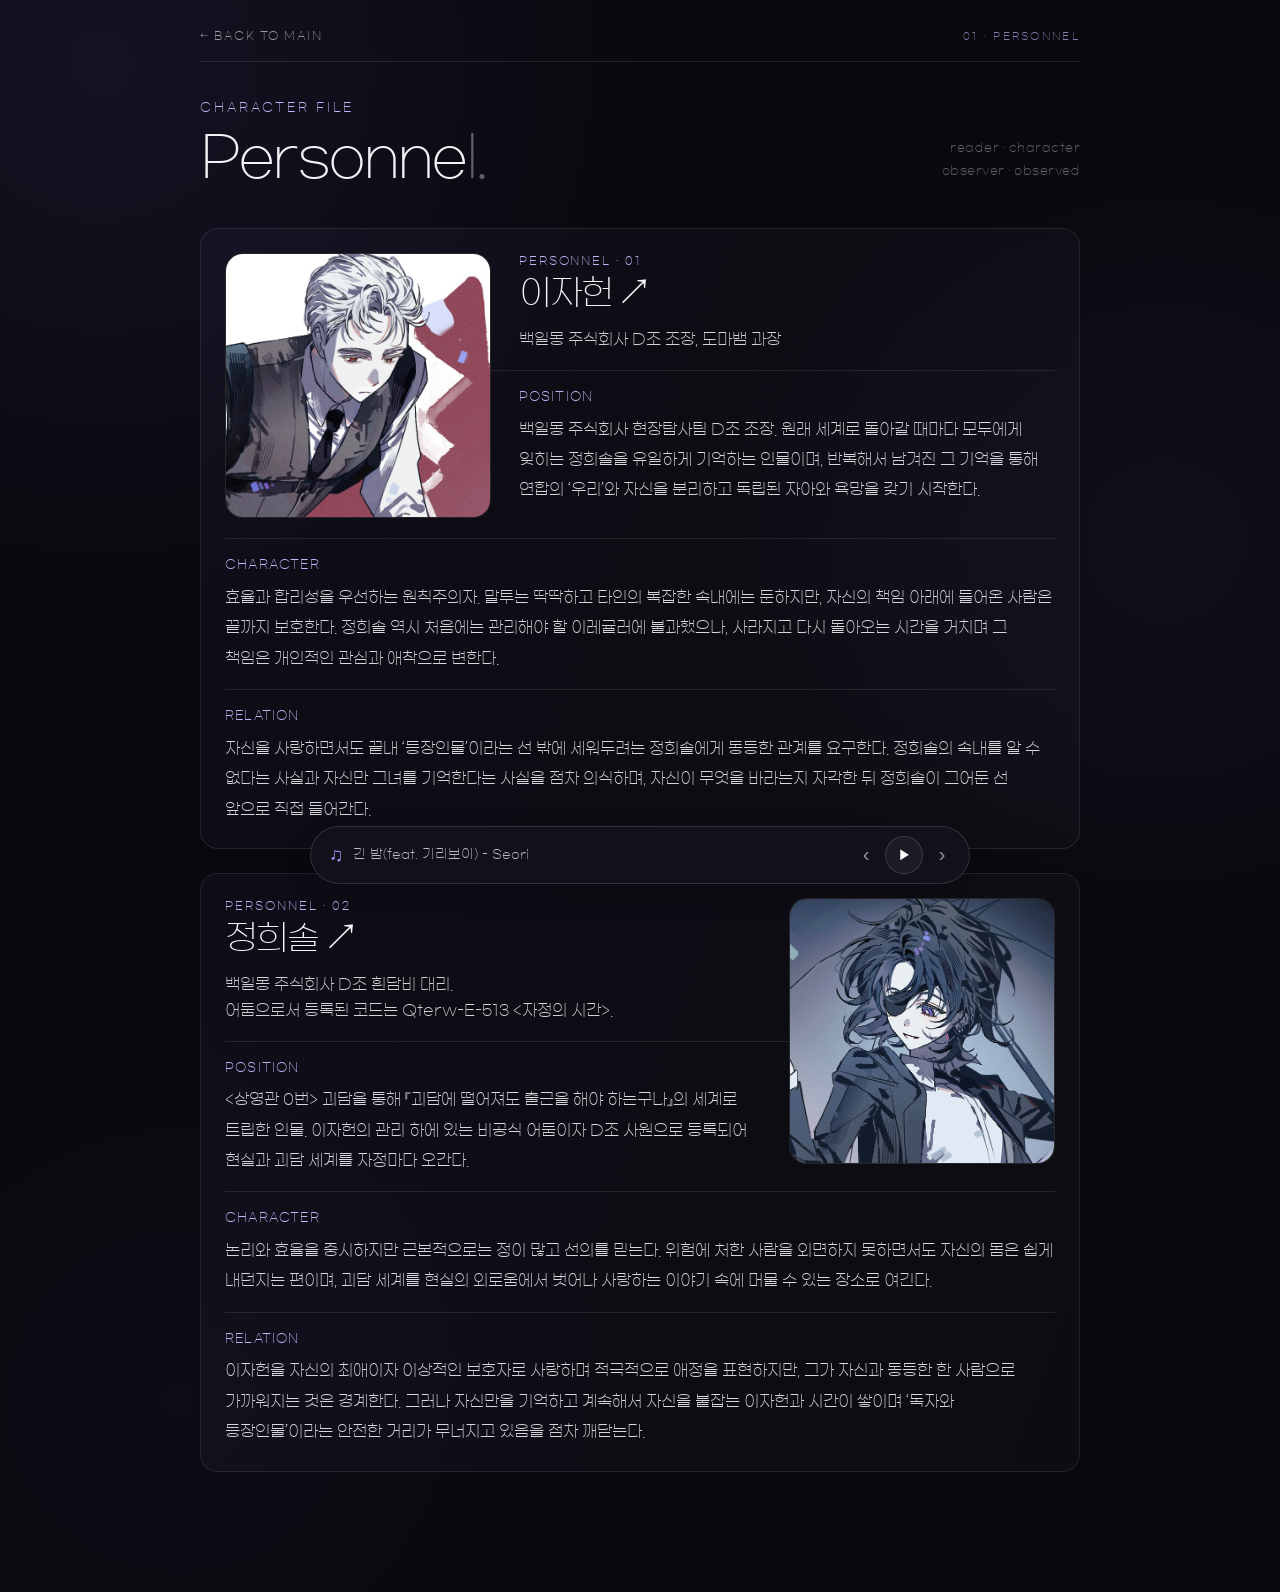
<file: personnel/index.html>
<!DOCTYPE html>
<html lang="ko">

<head>

  <meta charset="UTF-8" />

  <meta
    name="viewport"
    content="width=device-width, initial-scale=1.0"
  />

  <meta
    name="theme-color"
    content="#08080d"
  />

  <title>Personnel | Midnight Hour</title>


  <!-- =========================================================
       FAVICON
  ========================================================== -->

  <link
    rel="icon"
    type="image/x-icon"
    href="/favicon.ico?v=9"
  />

  <link
    rel="shortcut icon"
    type="image/x-icon"
    href="/favicon.ico?v=9"
  />


  <style>

    /* =========================================================
       FONT
    ========================================================== */

    @font-face {
      font-family: "GmarketSans";

      src:
        url("../GmarketSansTTFLight.ttf")
        format("truetype");

      font-weight: 300;

      font-style: normal;

      font-display: swap;
    }



    /* =========================================================
       ROOT
    ========================================================== */

    :root {
      --bg: #08080d;

      --text: #f3f2f7;

      --purple: #9580f2;

      --purple-light: #c1b5f7;

      --purple-soft: #b7abf4;

      --line: rgba(255,255,255,.10);

      --panel:
        linear-gradient(
          110deg,
          rgba(120,95,185,.06),
          rgba(255,255,255,.018)
        );
    }



    /* =========================================================
       RESET
    ========================================================== */

    * {
      box-sizing: border-box;
    }


    html,
    body {
      width: 100%;

      max-width: 100%;

      overflow-x: hidden;
    }


    html {
      scroll-behavior: smooth;
    }


    body {
      margin: 0;

      min-height: 100vh;

      color: var(--text);

      font-family:
        "GmarketSans",
        -apple-system,
        BlinkMacSystemFont,
        "Segoe UI",
        sans-serif;

      font-weight: 300;

      background:
        radial-gradient(
          circle at 8% 4%,
          rgba(101,91,181,.13),
          transparent 30%
        ),

        radial-gradient(
          circle at 91% 34%,
          rgba(125,81,167,.09),
          transparent 29%
        ),

        radial-gradient(
          circle at 14% 88%,
          rgba(97,75,154,.06),
          transparent 26%
        ),

        var(--bg);
    }


    a {
      color: inherit;

      text-decoration: none;
    }


    button {
      font: inherit;
    }


    img {
      display: block;
    }



    /* =========================================================
       PAGE
    ========================================================== */

    .personnel-wrap {
      width:
        min(
          1220px,
          calc(100% - 40px)
        );

      margin:
        0 auto;

      padding:
        38px
        0
        145px;
    }



    /* =========================================================
       TOP
    ========================================================== */

    .personnel-top {
      display: flex;

      align-items: center;

      justify-content: space-between;

      gap: 30px;

      padding-bottom: 22px;

      border-bottom:
        1px solid
        var(--line);
    }


    .personnel-back {
      display: inline-flex !important;

      align-items: center !important;

      position: relative !important;

      z-index: 20 !important;

      visibility: visible !important;

      opacity: 1 !important;

      color:
        rgba(255,255,255,.58) !important;

      background:
        transparent !important;

      font-family:
        "GmarketSans",
        sans-serif !important;

      font-size:
        11px !important;

      font-weight:
        300 !important;

      line-height:
        1.4 !important;

      letter-spacing:
        .14em !important;

      text-decoration:
        none !important;

      white-space:
        nowrap !important;

      cursor:
        pointer !important;

      transition:
        color .2s ease,
        transform .2s ease;
    }


    .personnel-back:hover {
      color:
        #fff !important;

      transform:
        translateX(-3px);
    }


    .personnel-index {
      color:
        rgba(182,168,239,.72);

      font-size:
        10px;

      letter-spacing:
        .23em;
    }



    /* =========================================================
       HEADER
    ========================================================== */

    .personnel-heading {
      display: flex;

      align-items: flex-end;

      justify-content: space-between;

      gap: 40px;

      padding:
        62px
        0
        52px;
    }


    .personnel-kicker {
      margin-bottom: 13px;

      color:
        var(--purple-light);

      font-size:
        12px;

      letter-spacing:
        .24em;
    }


    .personnel-title {
      margin: 0;

      color:
        #f3f2f7;

      font-size:
        clamp(
          60px,
          8vw,
          104px
        );

      font-weight: 300;

      line-height: .88;

      letter-spacing:
        -.068em;
    }


    .personnel-title span {
      color:
        rgba(255,255,255,.34);
    }


    .personnel-description {
      padding-bottom: 7px;

      color:
        rgba(255,255,255,.37);

      font-size: 10px;

      line-height: 1.85;

      letter-spacing:
        .14em;

      text-align: right;
    }



    /* =========================================================
       PERSON LIST
    ========================================================== */

    .person-list {
      display: grid;

      gap: 24px;

      width: 100%;

      min-width: 0;
    }



    /* =========================================================
       PERSON BLOCK
    ========================================================== */

    .person-block {
      display: grid;

      grid-template-columns:
        minmax(300px, 430px)
        minmax(0, 1fr);

      column-gap: 34px;

      align-items: stretch;

      width: 100%;

      min-width: 0;

      padding:
        0
        0
        18px;

      border-top:
        1px solid
        var(--line);

      isolation: isolate;
    }


    .person-block.reverse {
      grid-template-columns:
        minmax(0, 1fr)
        minmax(300px, 430px);
    }



    /* =========================================================
       IMAGE
    ========================================================== */

    .person-visual {
      position: relative;

      z-index: 1;

      min-width: 0;

      width: 100%;

      max-width: 100%;

      margin: 0;

      overflow: hidden;

      border:
        1px solid
        rgba(255,255,255,.09);

      border-radius: 28px;

      background:
        #111016;

      aspect-ratio:
        1 / 1;
    }


    .person-visual img {
      width: 100%;

      height: 100%;

      max-width: 100%;

      object-fit: cover;

      object-position: center;
    }



    /* =========================================================
       CARD
    ========================================================== */

    .person-card {
      position: relative;

      z-index: 1;

      min-width: 0;

      width: 100%;

      max-width: 100%;

      margin: 0;

      overflow: hidden;

      padding:
        26px
        34px
        28px;

      border:
        1px solid
        rgba(255,255,255,.09);

      border-radius: 28px;

      background:
        var(--panel);
    }



    /* =========================================================
       PERSON HEADER
    ========================================================== */

    .person-meta {
      margin-bottom: 6px;

      color:
        var(--purple-light);

      font-size: 11px;

      line-height: 1.4;

      letter-spacing:
        .18em;
    }


    .person-name {
      width: 100%;

      max-width: 100%;

      margin:
        0
        0
        14px;

      color:
        #f4f3f7;

      font-size:
        clamp(
          38px,
          4.1vw,
          60px
        );

      font-weight: 300;

      line-height: .97;

      letter-spacing:
        -.055em;

      word-break: keep-all;

      overflow-wrap: anywhere;
    }


    .person-name a {
      display: inline;

      max-width: 100%;

      transition:
        color .2s ease;
    }


    .person-name a:hover {
      color:
        var(--purple-light);
    }


    .person-role {
      width: 100%;

      max-width: 100%;

      margin:
        0
        0
        17px;

      color:
        rgba(255,255,255,.82);

      font-size:
        clamp(
          13.5px,
          1.18vw,
          16px
        );

      line-height: 1.6;

      word-break: keep-all;

      overflow-wrap: anywhere;
    }



    /* =========================================================
       INFO
    ========================================================== */

    .person-info {
      display: grid;

      width: 100%;

      min-width: 0;
    }


    .person-row {
      display: grid;

      grid-template-columns:
        100px
        minmax(0, 1fr);

      gap: 14px;

      width: 100%;

      min-width: 0;

      padding:
        13px
        0;

      border-top:
        1px solid
        rgba(255,255,255,.09);
    }


    .person-label {
      min-width: 0;

      color:
        var(--purple-light);

      font-size: 12px;

      line-height: 1.55;

      letter-spacing:
        .10em;

      white-space: nowrap;
    }


    .person-text {
      width: 100%;

      min-width: 0;

      max-width: 100%;

      color:
        rgba(245,244,249,.88);

      font-size:
        clamp(
          13.2px,
          1.04vw,
          15.5px
        );

      line-height: 1.68;

      word-break: keep-all;

      overflow-wrap: anywhere;
    }



    /* =========================================================
       MUSIC PLAYER
    ========================================================== */

    .music-player {
      position: fixed;

      z-index: 100;

      left: 50%;

      bottom: 17px;

      transform:
        translateX(-50%);

      width:
        min(
          660px,
          calc(100% - 36px)
        );

      min-height: 61px;

      display: flex;

      align-items: center;

      justify-content: space-between;

      gap: 16px;

      padding:
        9px
        13px
        9px
        19px;

      border:
        1px solid
        rgba(255,255,255,.13);

      border-radius:
        999px;

      background:
        rgba(20,18,29,.89);

      box-shadow:
        0
        15px
        43px
        rgba(0,0,0,.32);

      backdrop-filter:
        blur(20px);

      -webkit-backdrop-filter:
        blur(20px);
    }


    .music-left,
    .music-controls {
      display: flex;

      align-items: center;
    }


    .music-left {
      min-width: 0;

      gap: 11px;
    }


    .music-icon {
      color:
        #a998ff;

      font-size: 17px;
    }


    .music-title {
      overflow: hidden;

      white-space: nowrap;

      text-overflow: ellipsis;

      color:
        rgba(255,255,255,.72);

      font-size: 11px;
    }


    .music-controls {
      flex:
        0
        0
        auto;

      gap: 3px;
    }


    .music-btn {
      width: 39px;

      height: 39px;

      display: grid;

      place-items: center;

      padding: 0;

      border:
        1px solid
        rgba(255,255,255,.14);

      border-radius:
        50%;

      color: white;

      background:
        rgba(255,255,255,.045);

      cursor: pointer;
    }


    .music-btn.small {
      width: 31px;

      height: 31px;

      border: 0;

      background: transparent;

      color:
        rgba(255,255,255,.55);
    }



    /* =========================================================
       MEDIUM DESKTOP
    ========================================================== */

    @media (max-width: 1180px) {

      .personnel-wrap {
        width:
          calc(100% - 32px);
      }


      .person-block {
        grid-template-columns:
          minmax(260px, 36%)
          minmax(0, 1fr);

        column-gap: 24px;
      }


      .person-block.reverse {
        grid-template-columns:
          minmax(0, 1fr)
          minmax(260px, 36%);
      }


      .person-card {
        padding:
          23px
          26px
          25px;
      }


      .person-name {
        font-size:
          clamp(
            34px,
            4vw,
            50px
          );
      }


      .person-role {
        font-size: 14px;
      }


      .person-row {
        grid-template-columns:
          88px
          minmax(0,1fr);

        gap: 12px;

        padding:
          11px
          0;
      }


      .person-label {
        font-size: 11px;
      }


      .person-text {
        font-size: 13.2px;

        line-height: 1.62;
      }

    }



    /* =========================================================
       NARROW DESKTOP
    ========================================================== */

    @media (max-width: 1000px) {

      .person-block {
        grid-template-columns:
          minmax(240px, 34%)
          minmax(0, 1fr);

        column-gap: 20px;
      }


      .person-block.reverse {
        grid-template-columns:
          minmax(0, 1fr)
          minmax(240px, 34%);
      }


      .person-card {
        padding:
          22px
          22px
          24px;
      }


      .person-name {
        font-size:
          clamp(
            32px,
            4vw,
            44px
          );
      }


      .person-role {
        font-size: 13px;

        line-height: 1.55;
      }


      .person-row {
        grid-template-columns:
          80px
          minmax(0,1fr);

        gap: 10px;

        padding:
          10px
          0;
      }


      .person-label {
        font-size: 10px;
      }


      .person-text {
        font-size: 12.5px;

        line-height: 1.58;
      }

    }



    /* =========================================================
       TABLET
    ========================================================== */

    @media (max-width: 900px) {

      .person-block,
      .person-block.reverse {
        grid-template-columns:
          1fr;

        column-gap: 0;

        row-gap: 15px;
      }


      .person-block.reverse
      .person-visual {
        order: 1;
      }


      .person-block.reverse
      .person-card {
        order: 2;
      }


      .person-visual {
        width:
          min(
            100%,
            560px
          );

        max-width:
          560px;
      }


      .person-card {
        width: 100%;
      }


      .person-name {
        font-size:
          clamp(
            38px,
            6vw,
            54px
          );
      }


      .person-role {
        font-size: 14px;
      }


      .person-row {
        grid-template-columns:
          105px
          minmax(0,1fr);

        gap: 14px;

        padding:
          13px
          0;
      }


      .person-label {
        font-size: 11px;
      }


      .person-text {
        font-size: 14px;

        line-height: 1.72;
      }

    }



    /* =========================================================
       MOBILE
    ========================================================== */

    @media (max-width: 720px) {

      .personnel-wrap {
        width:
          calc(100% - 28px);

        padding-top: 25px;
      }


      .personnel-heading {
        flex-direction: column;

        align-items: flex-start;

        gap: 24px;

        padding:
          48px
          0
          42px;
      }


      .personnel-title {
        font-size: 18vw;
      }


      .personnel-description {
        padding: 0;

        text-align: left;
      }


      .person-list {
        gap: 14px;
      }


      .person-block {
        padding-bottom: 12px;
      }


      .person-visual {
        width: 100%;

        max-width: none;

        border-radius: 22px;
      }


      .person-card {
        padding:
          22px
          20px
          24px;

        border-radius: 22px;
      }


      .person-meta {
        font-size: 10px;
      }


      .person-name {
        margin-bottom: 12px;

        font-size:
          clamp(
            34px,
            11vw,
            50px
          );
      }


      .person-role {
        margin-bottom: 12px;

        font-size: 14px;

        line-height: 1.65;
      }


      .person-row {
        grid-template-columns:
          1fr;

        gap: 6px;

        padding:
          14px
          0;
      }


      .person-label {
        font-size: 11px;
      }


      .person-text {
        font-size: 14px;

        line-height: 1.75;
      }


      .music-player {
        bottom: 12px;

        min-height: 57px;

        padding:
          8px
          10px
          8px
          15px;
      }


      .music-title {
        max-width: 185px;

        font-size: 10px;
      }

    }



    @media (max-width: 400px) {

      .music-title {
        max-width: 135px;
      }

    }

  </style>

<link rel="stylesheet" href="../compact.css?v=2">
</head>


<body>


<!-- =========================================================
     PAGE
========================================================= -->

<main class="personnel-wrap">


  <!-- =======================================================
       TOP
  ======================================================== -->

  <nav class="personnel-top">

    <a
      class="personnel-back"
      data-mh-back
      href="../index.html"
    >
      ← BACK TO MAIN
    </a>


    <span class="personnel-index">
      01 · PERSONNEL
    </span>

  </nav>



  <!-- =======================================================
       HEADER
  ======================================================== -->

  <header class="personnel-heading">

    <div>

      <div class="personnel-kicker">
        CHARACTER FILE
      </div>


      <h1 class="personnel-title">
        Personne<span>l.</span>
      </h1>

    </div>


    <div class="personnel-description">
      reader · character<br>
      observer · observed
    </div>

  </header>



  <!-- =======================================================
       PERSON LIST
  ======================================================== -->

  <section class="person-list">



    <!-- =====================================================
         01 · 이자헌
    ====================================================== -->

    <section class="person-block">


      <!-- IMAGE -->





      <!-- CONTENT -->

      <article class="person-card">
<div class="person-visual">

        <img
          src="../profile3.jpg"
          alt="이자헌"
        />

      </div>


        <div class="person-meta">
          PERSONNEL · 01
        </div>


        <h2 class="person-name">

          <a
            href="https://namu.wiki/w/%EC%9D%B4%EC%9E%90%ED%97%8C(%EA%B4%B4%EB%8B%B4%EC%97%90%20%EB%96%A8%EC%96%B4%EC%A0%B8%EB%8F%84%20%EC%B6%9C%EA%B7%BC%EC%9D%84%20%ED%95%B4%EC%95%BC%20%ED%95%98%EB%8A%94%EA%B5%AC%EB%82%98)"
            target="_blank"
            rel="noopener noreferrer"
          >
            이자헌 ↗
          </a>

        </h2>


        <p class="person-role">
          백일몽 주식회사 D조 조장, 도마뱀 과장
        </p>



        <div class="person-info">


          <!-- POSITION -->

          <div class="person-row">

            <div class="person-label">
              POSITION
            </div>


            <div class="person-text">
              백일몽 주식회사 현장탐사팀 D조 조장. 원래 세계로 돌아갈 때마다 모두에게 잊히는 정희솔을 유일하게 기억하는 인물이며, 반복해서 남겨진 그 기억을 통해 연합의 ‘우리’와 자신을 분리하고 독립된 자아와 욕망을 갖기 시작한다.
            </div>

          </div>



          <!-- CHARACTER -->

          <div class="person-row">

            <div class="person-label">
              CHARACTER
            </div>


            <div class="person-text">
              효율과 합리성을 우선하는 원칙주의자. 말투는 딱딱하고 타인의 복잡한 속내에는 둔하지만, 자신의 책임 아래에 들어온 사람은 끝까지 보호한다. 정희솔 역시 처음에는 관리해야 할 이레귤러에 불과했으나, 사라지고 다시 돌아오는 시간을 거치며 그 책임은 개인적인 관심과 애착으로 변한다.
            </div>

          </div>



          <!-- RELATION -->

          <div class="person-row">

            <div class="person-label">
              RELATION
            </div>


            <div class="person-text">
              자신을 사랑하면서도 끝내 ‘등장인물’이라는 선 밖에 세워두려는 정희솔에게 동등한 관계를 요구한다. 정희솔의 속내를 알 수 없다는 사실과 자신만 그녀를 기억한다는 사실을 점차 의식하며, 자신이 무엇을 바라는지 자각한 뒤 정희솔이 그어둔 선 앞으로 직접 들어간다.
            </div>

          </div>


        </div>


      </article>


    </section>



    <!-- =====================================================
         02 · 정희솔
    ====================================================== -->

    <section class="person-block reverse">


      <!-- CONTENT -->

      <article class="person-card">
<div class="person-visual">

        <img
          src="../profile4.jpg"
          alt="정희솔"
        />

      </div>


        <div class="person-meta">
          PERSONNEL · 02
        </div>


        <h2 class="person-name">

          <a
            href="https://some-love-story.tistory.com/71"
            target="_blank"
            rel="noopener noreferrer"
          >
            정희솔 ↗
          </a>

        </h2>


        <p class="person-role">
          백일몽 주식회사 D조 흰담비 대리.<br>
          어둠으로서 등록된 코드는 Qterw-E-513 &lt;자정의 시간&gt;.
        </p>



        <div class="person-info">


          <!-- POSITION -->

          <div class="person-row">

            <div class="person-label">
              POSITION
            </div>


            <div class="person-text">
              &lt;상영관 0번&gt; 괴담을 통해 『괴담에 떨어져도 출근을 해야 하는구나』의 세계로 트립한 인물. 이자헌의 관리 하에 있는 비공식 어둠이자 D조 사원으로 등록되어 현실과 괴담 세계를 자정마다 오간다.
            </div>

          </div>



          <!-- CHARACTER -->

          <div class="person-row">

            <div class="person-label">
              CHARACTER
            </div>


            <div class="person-text">
              논리와 효율을 중시하지만 근본적으로는 정이 많고 선의를 믿는다. 위험에 처한 사람을 외면하지 못하면서도 자신의 몸은 쉽게 내던지는 편이며, 괴담 세계를 현실의 외로움에서 벗어나 사랑하는 이야기 속에 머물 수 있는 장소로 여긴다.
            </div>

          </div>



          <!-- RELATION -->

          <div class="person-row">

            <div class="person-label">
              RELATION
            </div>


            <div class="person-text">
              이자헌을 자신의 최애이자 이상적인 보호자로 사랑하며 적극적으로 애정을 표현하지만, 그가 자신과 동등한 한 사람으로 가까워지는 것은 경계한다. 그러나 자신만을 기억하고 계속해서 자신을 붙잡는 이자헌과 시간이 쌓이며 ‘독자와 등장인물’이라는 안전한 거리가 무너지고 있음을 점차 깨닫는다.
            </div>

          </div>


        </div>


      </article>



      <!-- IMAGE -->




    </section>


  </section>


</main>



<!-- =========================================================
     MUSIC PLAYER
========================================================= -->

<div
  class="music-player"
  id="music-player"
>

  <div class="music-left">

    <span class="music-icon">
      ♫
    </span>


    <span
      class="music-title"
      id="music-title"
    >
      긴 밤(feat. 기리보이) - Seori
    </span>

  </div>


  <div class="music-controls">

    <button
      type="button"
      class="music-btn small"
      onclick="prevTrack()"
      aria-label="previous track"
    >
      ‹
    </button>


    <button
      type="button"
      class="music-btn"
      id="music-btn"
      onclick="toggleMusic()"
      aria-label="play or pause"
    >
      ▶
    </button>


    <button
      type="button"
      class="music-btn small"
      onclick="nextTrack()"
      aria-label="next track"
    >
      ›
    </button>

  </div>


  <audio
    id="bgm"
    preload="metadata"
    playsinline
  ></audio>

</div>



<!-- =========================================================
     COMMON
========================================================= -->

<script src="../common.js?v=9"></script>


</body>

</html>
</file>
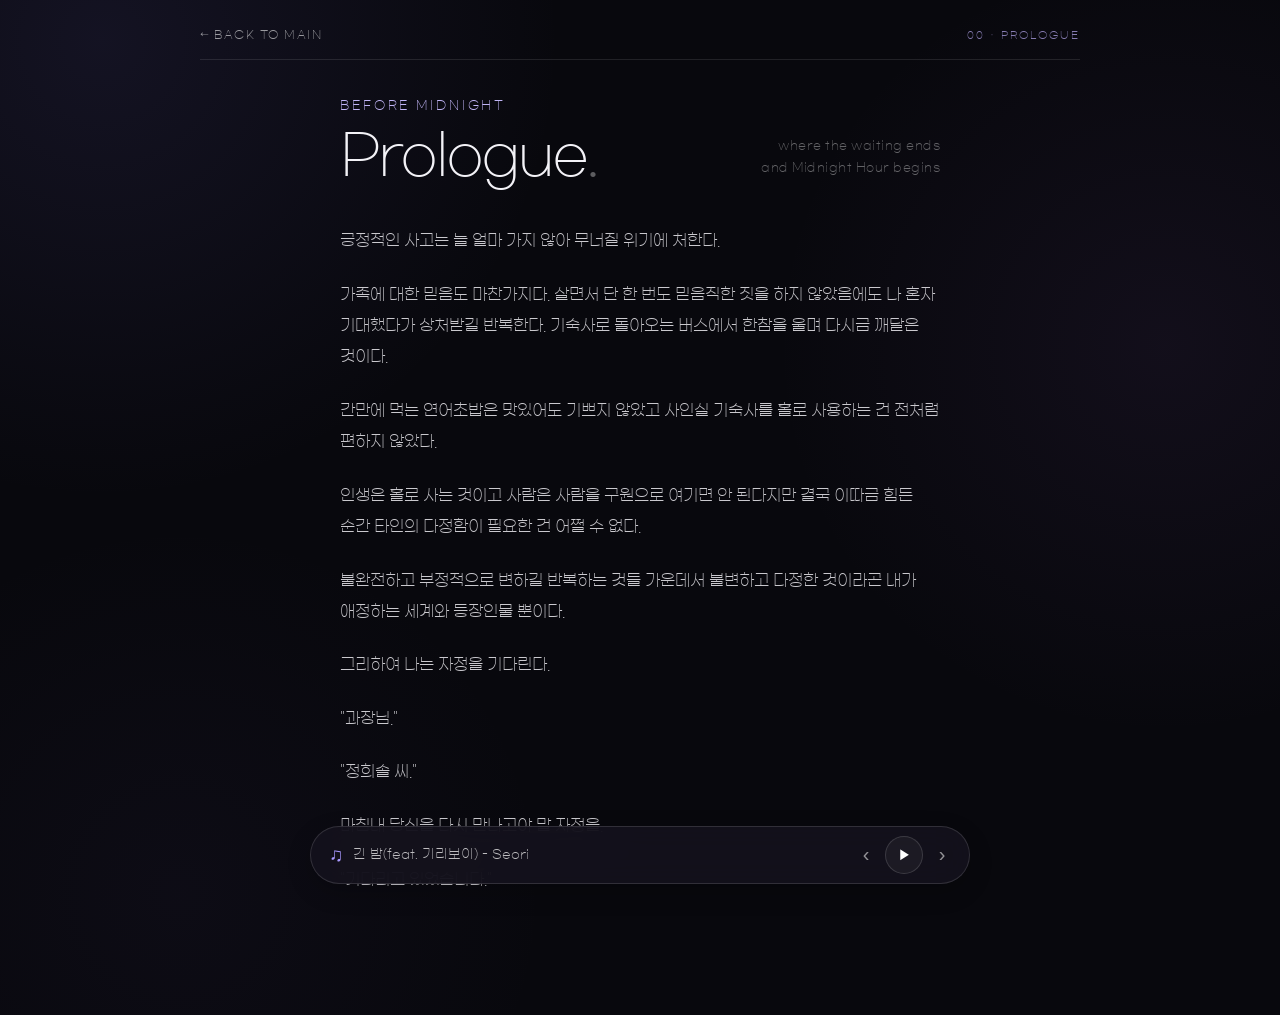
<file: prologue/index.html>
<!DOCTYPE html>
<html lang="ko">
<head>
<meta charset="UTF-8">
<meta name="viewport" content="width=device-width,initial-scale=1.0,viewport-fit=cover">
<meta name="theme-color" content="#08080d">
<title>Prologue | Midnight Hour</title>
<link rel="icon" type="image/x-icon" href="../favicon.ico?v=7">
<style>

    /* =========================================================
       FONT
    ========================================================== */

    @font-face {

      font-family:
        "GmarketSans";

      src:
        url("../GmarketSansTTFLight.ttf")
        format("truetype");

      font-weight:
        300;

      font-style:
        normal;

      font-display:
        swap;

    }



    /* =========================================================
       ROOT
    ========================================================== */

    :root {

      --bg:
        #08080d;

      --text:
        #f3f2f7;

      --purple:
        #9580f2;

      --purple-light:
        #c1b5f7;

      --purple-soft:
        #b7abf4;

      --line:
        rgba(255,255,255,.10);

      --card:
        rgba(255,255,255,.025);

    }



    /* =========================================================
       RESET
    ========================================================== */

    * {

      box-sizing:
        border-box;

    }


    html {

      scroll-behavior:
        smooth;

    }


    body {

      margin:
        0;

      min-height:
        100vh;

      color:
        var(--text);

      font-family:
        "GmarketSans",
        -apple-system,
        BlinkMacSystemFont,
        "Segoe UI",
        sans-serif;

      font-weight:
        300;

      background:

        radial-gradient(
          circle at 8% 4%,
          rgba(101,91,181,.13),
          transparent 30%
        ),

        radial-gradient(
          circle at 91% 34%,
          rgba(125,81,167,.09),
          transparent 29%
        ),

        radial-gradient(
          circle at 14% 88%,
          rgba(97,75,154,.06),
          transparent 26%
        ),

        var(--bg);

    }


    a {

      color:
        inherit;

      text-decoration:
        none;

    }


    button {

      font:
        inherit;

    }



    /* =========================================================
       PAGE
    ========================================================== */

    .fragments-wrap {

      width:
        min(
          1120px,
          calc(100% - 58px)
        );

      margin:
        0 auto;

      padding:
        38px
        0
        145px;

    }



    /* =========================================================
       TOP
    ========================================================== */

    .fragments-top {

      display:
        flex;

      align-items:
        center;

      justify-content:
        space-between;

      gap:
        30px;

      padding-bottom:
        22px;

      border-bottom:
        1px solid
        var(--line);

    }


    .fragments-back {

      color:
        rgba(255,255,255,.58);

      font-size:
        11px;

      letter-spacing:
        .14em;

      transition:
        color .2s ease,
        transform .2s ease;

    }


    .fragments-back:hover {

      color:
        #fff;

      transform:
        translateX(-3px);

    }


    .fragments-index {

      color:
        rgba(182,168,239,.72);

      font-size:
        10px;

      letter-spacing:
        .23em;

    }



    /* =========================================================
       HEADER
    ========================================================== */

    .fragments-heading {

      display:
        flex;

      align-items:
        flex-end;

      justify-content:
        space-between;

      gap:
        40px;

      padding:
        62px
        0
        68px;

    }


    .fragments-kicker {

      margin-bottom:
        13px;

      color:
        var(--purple-light);

      font-size:
        12px;

      letter-spacing:
        .24em;

    }


    .fragments-title {

      margin:
        0;

      color:
        #f3f2f7;

      font-size:
        clamp(
          60px,
          8vw,
          104px
        );

      font-weight:
        300;

      line-height:
        .88;

      letter-spacing:
        -.068em;

    }


    .fragments-title span {

      color:
        rgba(255,255,255,.34);

    }


    .fragments-description {

      padding-bottom:
        7px;

      color:
        rgba(255,255,255,.37);

      font-size:
        10px;

      line-height:
        1.85;

      letter-spacing:
        .14em;

      text-align:
        right;

    }



    /* =========================================================
       MUSIC PLAYER
    ========================================================== */

    .music-player {

      position:
        fixed;

      z-index:
        100;

      left:
        50%;

      bottom:
        17px;

      transform:
        translateX(-50%);

      width:
        min(
          660px,
          calc(100% - 36px)
        );

      min-height:
        61px;

      display:
        flex;

      align-items:
        center;

      justify-content:
        space-between;

      gap:
        16px;

      padding:
        9px
        13px
        9px
        19px;

      border:
        1px solid
        rgba(255,255,255,.13);

      border-radius:
        999px;

      background:
        rgba(20,18,29,.89);

      box-shadow:
        0
        15px
        43px
        rgba(0,0,0,.32);

      backdrop-filter:
        blur(20px);

      -webkit-backdrop-filter:
        blur(20px);

    }


    .music-left,
    .music-controls {

      display:
        flex;

      align-items:
        center;

    }


    .music-left {

      min-width:
        0;

      gap:
        11px;

    }


    .music-icon {

      color:
        #a998ff;

      font-size:
        17px;

    }


    .music-title {

      overflow:
        hidden;

      white-space:
        nowrap;

      text-overflow:
        ellipsis;

      color:
        rgba(255,255,255,.72);

      font-size:
        11px;

    }


    .music-controls {

      flex:
        0
        0
        auto;

      gap:
        3px;

    }


    .music-btn {

      width:
        39px;

      height:
        39px;

      display:
        grid;

      place-items:
        center;

      padding:
        0;

      border:
        1px solid
        rgba(255,255,255,.14);

      border-radius:
        50%;

      color:
        white;

      background:
        rgba(255,255,255,.045);

      cursor:
        pointer;

    }


    .music-btn.small {

      width:
        31px;

      height:
        31px;

      border:
        0;

      background:
        transparent;

      color:
        rgba(255,255,255,.55);

    }



    /* =========================================================
       MOBILE
    ========================================================== */


@media(max-width:720px){
 .fragments-wrap{width:calc(100% - 28px);padding-top:25px}
 .fragments-top{gap:15px}.fragments-index{font-size:9px;letter-spacing:.17em}
 .fragments-heading{flex-direction:column;align-items:flex-start;gap:24px;padding:48px 0}
 .fragments-title{font-size:18vw}.fragments-description{padding:0;text-align:left}
 .writing{font-size:15px;line-height:2}
}

a:focus-visible,button:focus-visible{outline:2px solid var(--purple-light);outline-offset:5px}
.writing{width:min(680px,100%);margin:0 auto;color:rgba(245,244,249,.82);font-size:17px;line-height:2.15;word-break:keep-all;overflow-wrap:break-word}
.writing p{margin:0 0 1.65em}.writing p:last-child{margin-bottom:0}
@media(max-width:720px){.writing{font-size:15px;line-height:2}}

/* 화면 아래에 일정한 간격을 두고 고정 */
:root{--player-bottom-inset:0px}
#music-player{
 position:fixed!important;
 inset:auto auto calc(var(--player-bottom-inset) + max(16px,env(safe-area-inset-bottom,0px))) 50%!important;
 transform:translateX(-50%)!important;
 width:min(660px,calc(100% - 36px))!important;
 margin:0!important;
 animation:none!important;
 z-index:100;
}
.fragments-wrap{padding-bottom:145px}
</style>
<link rel="stylesheet" href="../compact.css?v=2">
</head>
<body class="prologue-page">
<main class="fragments-wrap">
 <nav class="fragments-top" aria-label="페이지 안내">
  <a class="fragments-back" href="../index.html">← BACK TO MAIN</a>
  <span class="fragments-index">00 · PROLOGUE</span>
 </nav>
 <header class="fragments-heading">
  <div><div class="fragments-kicker">BEFORE MIDNIGHT</div><h1 class="fragments-title">Prologue<span>.</span></h1></div>
  <div class="fragments-description">where the waiting ends<br>and Midnight Hour begins</div>
 </header>
 <article class="writing" aria-label="자정의 시간">
<p>긍정적인 사고는 늘 얼마 가지 않아 무너질 위기에 처한다.</p>
<p>가족에 대한 믿음도 마찬가지다. 살면서 단 한 번도 믿음직한 짓을 하지 않았음에도 나 혼자 기대했다가 상처받길 반복한다. 기숙사로 돌아오는 버스에서 한참을 울며 다시금 깨달은 것이다.</p>
<p>간만에 먹는 연어초밥은 맛있어도 기쁘지 않았고 사인실 기숙사를 홀로 사용하는 건 전처럼 편하지 않았다.</p>
<p>인생은 홀로 사는 것이고 사람은 사람을 구원으로 여기면 안 된다지만 결국 이따금 힘든 순간 타인의 다정함이 필요한 건 어쩔 수 없다.</p>
<p>불완전하고 부정적으로 변하길 반복하는 것들 가운데서 불변하고 다정한 것이라곤 내가 애정하는 세계와 등장인물 뿐이다.</p>
<p>그리하여 나는 자정을 기다린다.</p>
<p>&quot;과장님.&quot;</p>
<p>&quot;정희솔 씨.&quot;</p>
<p>마침내 당신을 다시 만나고야 말 자정을.</p>
<p>&quot;기다리고 있었습니다.&quot;</p>
</article>
</main>
<div
  class="music-player"
  id="music-player"
>

  <div class="music-left">

    <span class="music-icon">
      ♫
    </span>


    <span
      class="music-title"
      id="music-title"
    >
      긴 밤(feat. 기리보이) - Seori
    </span>

  </div>


  <div class="music-controls">

    <button
      type="button"
      aria-label="previous track"
      class="music-btn small"
      onclick="prevTrack()"
    >
      ‹
    </button>


    <button
      type="button"
      aria-label="play or pause"
      class="music-btn"
      id="music-btn"
      onclick="toggleMusic()"
    >
      ▶
    </button>


    <button
      type="button"
      aria-label="next track"
      class="music-btn small"
      onclick="nextTrack()"
    >
      ›
    </button>

  </div>


  <audio
    id="bgm"
    preload="metadata"
    playsinline
  ></audio>

</div>
<script src="../common.js?v=7"></script>

<script>
(()=>{
 const player=document.getElementById('music-player');
 // 부모 요소의 transform에 영향받지 않도록 body에 둡니다.
 document.body.appendChild(player);
 function placePlayer(){
  const viewport=window.visualViewport;
  const inset=viewport&&Math.abs(viewport.scale-1)<.01
   ?Math.max(0,window.innerHeight-viewport.height-viewport.offsetTop):0;
  document.documentElement.style.setProperty('--player-bottom-inset',inset+'px');
 }
 window.addEventListener('resize',placePlayer);
 window.addEventListener('orientationchange',placePlayer);
 window.visualViewport?.addEventListener('resize',placePlayer);
 window.visualViewport?.addEventListener('scroll',placePlayer);
 placePlayer();
})();
</script>
</body>
</html>
</file>
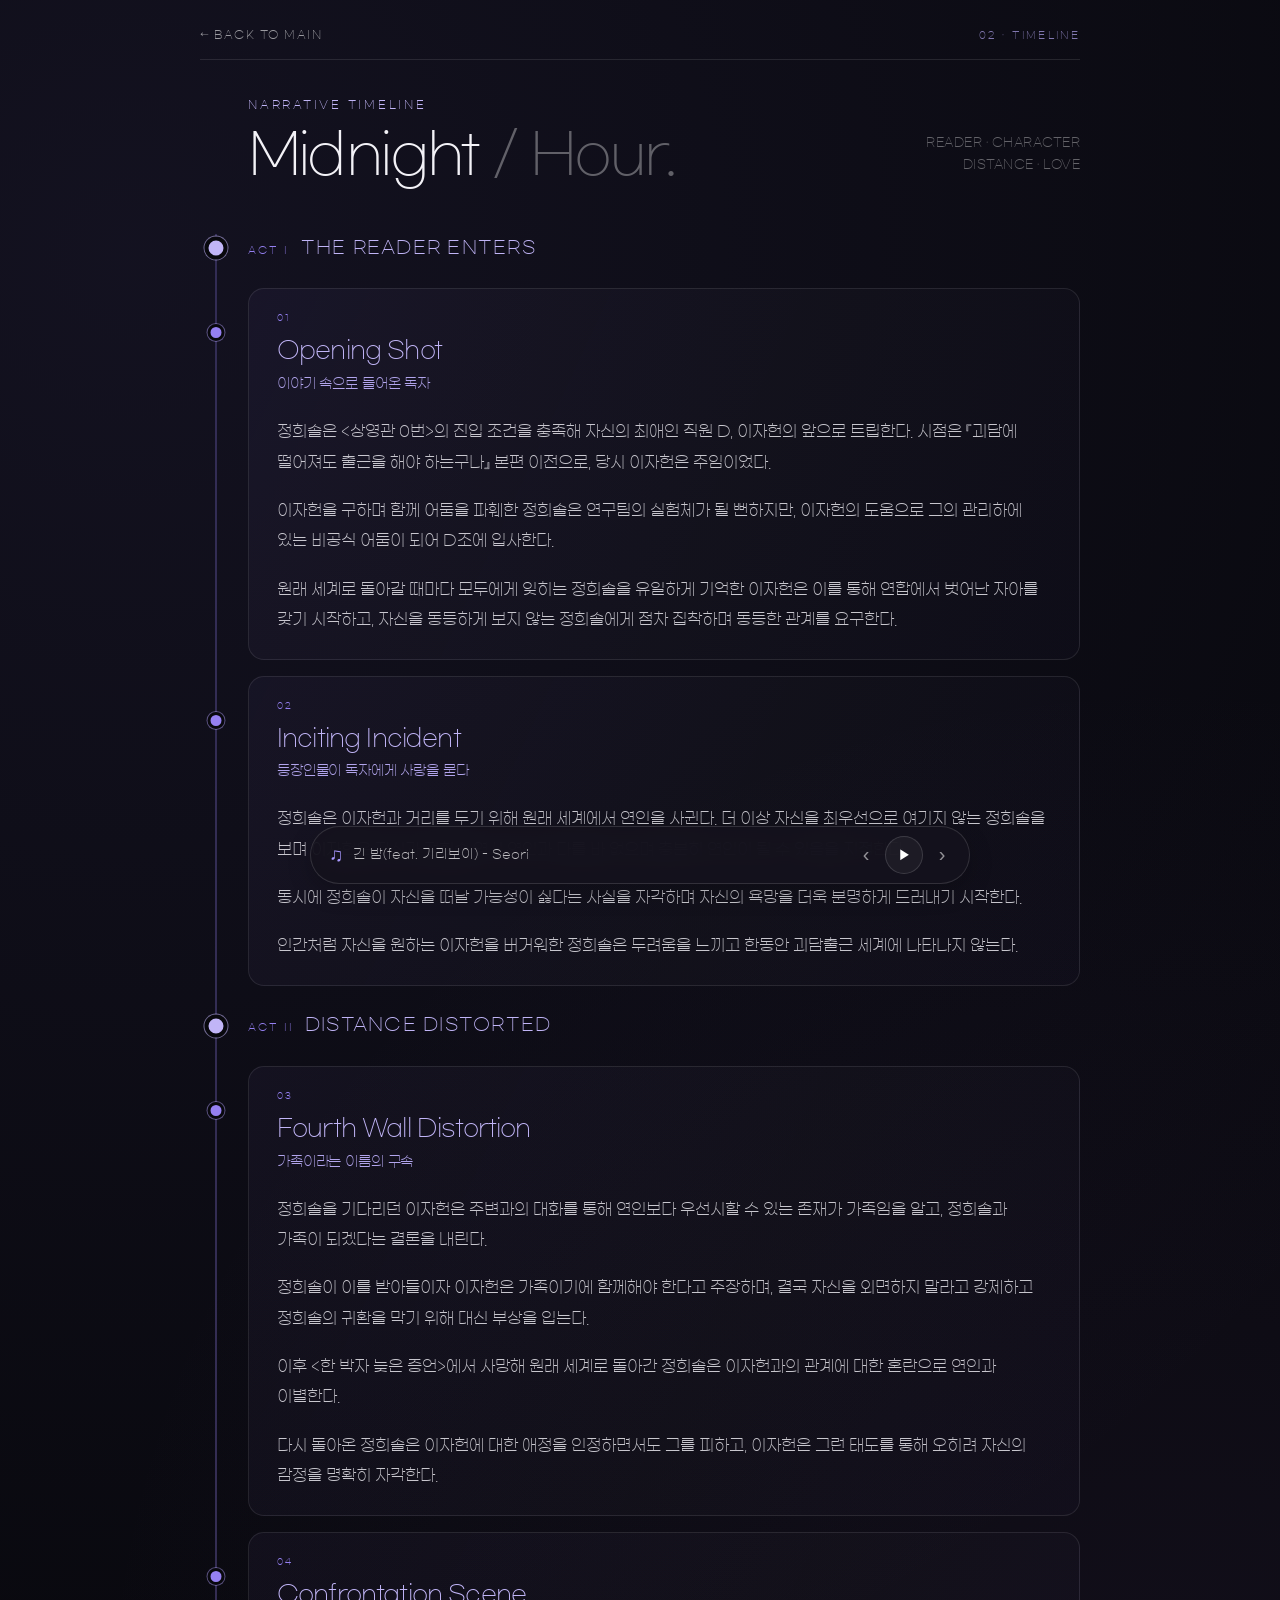
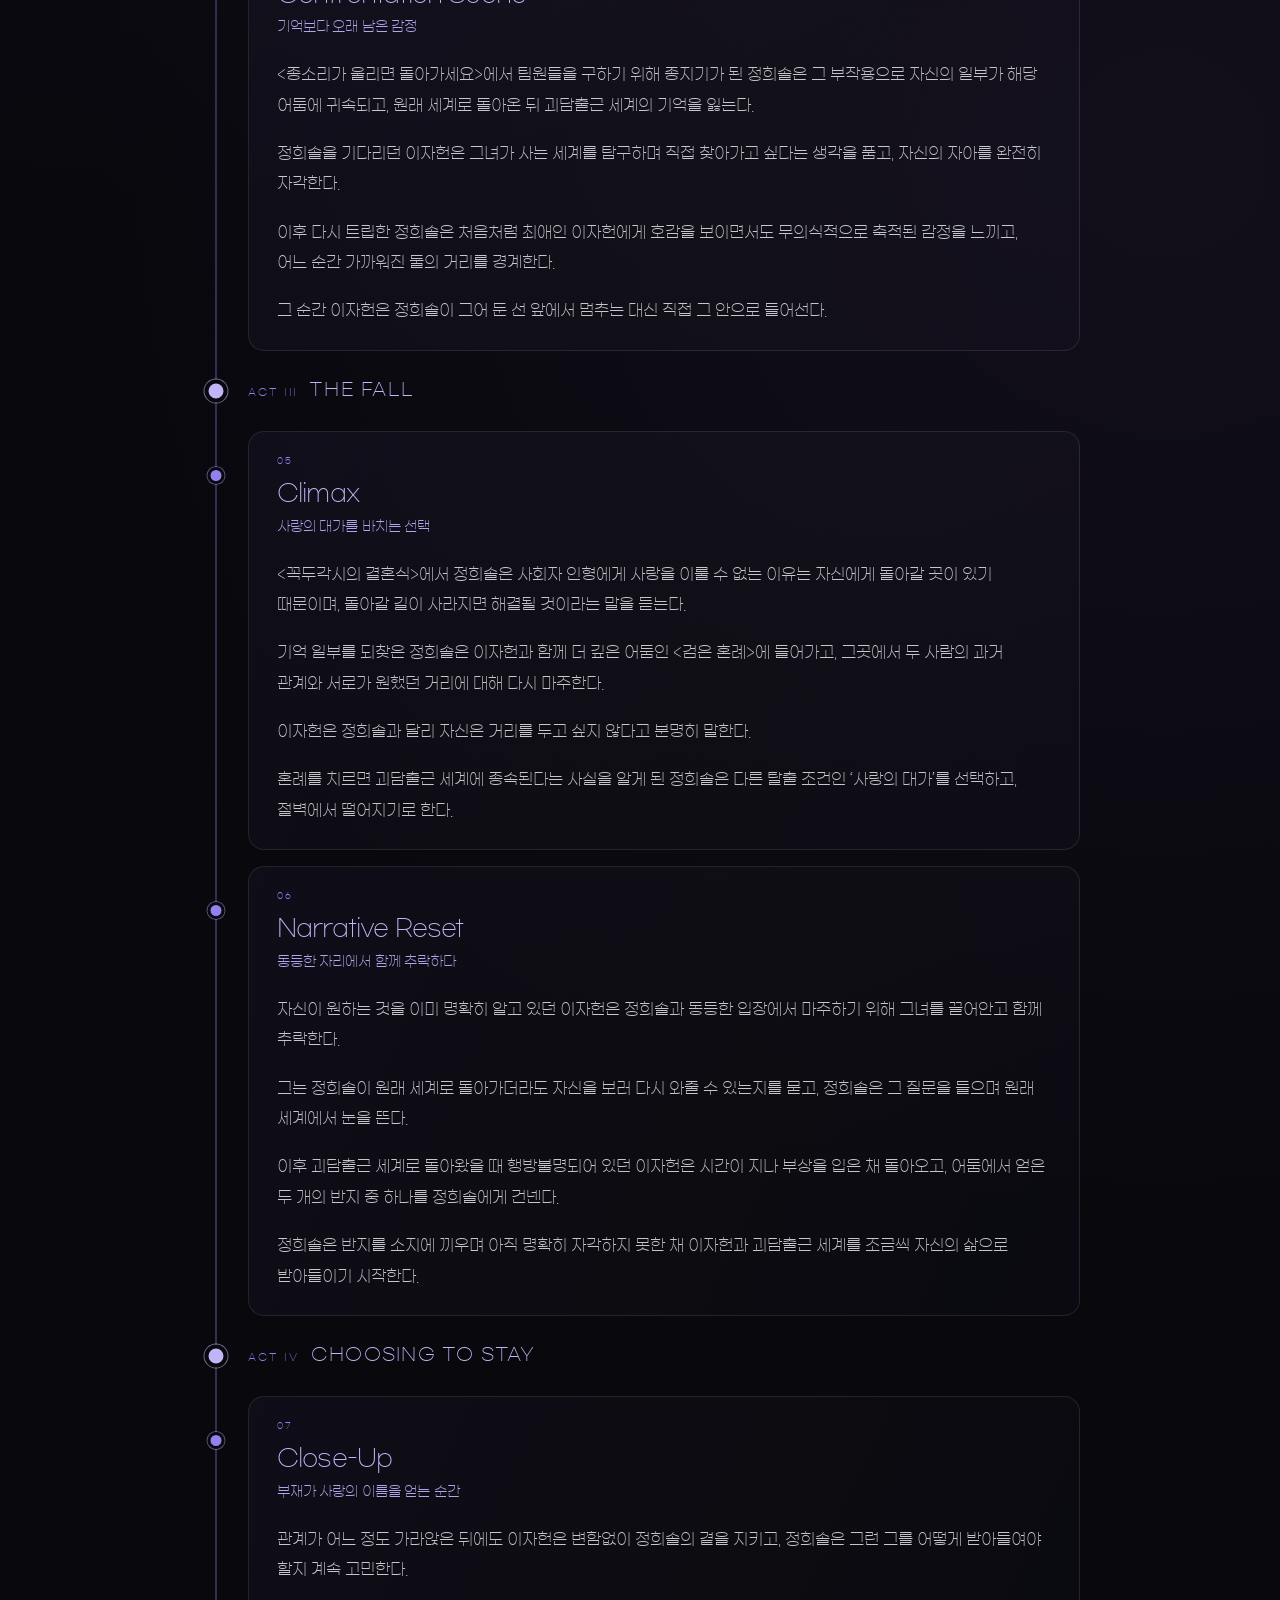
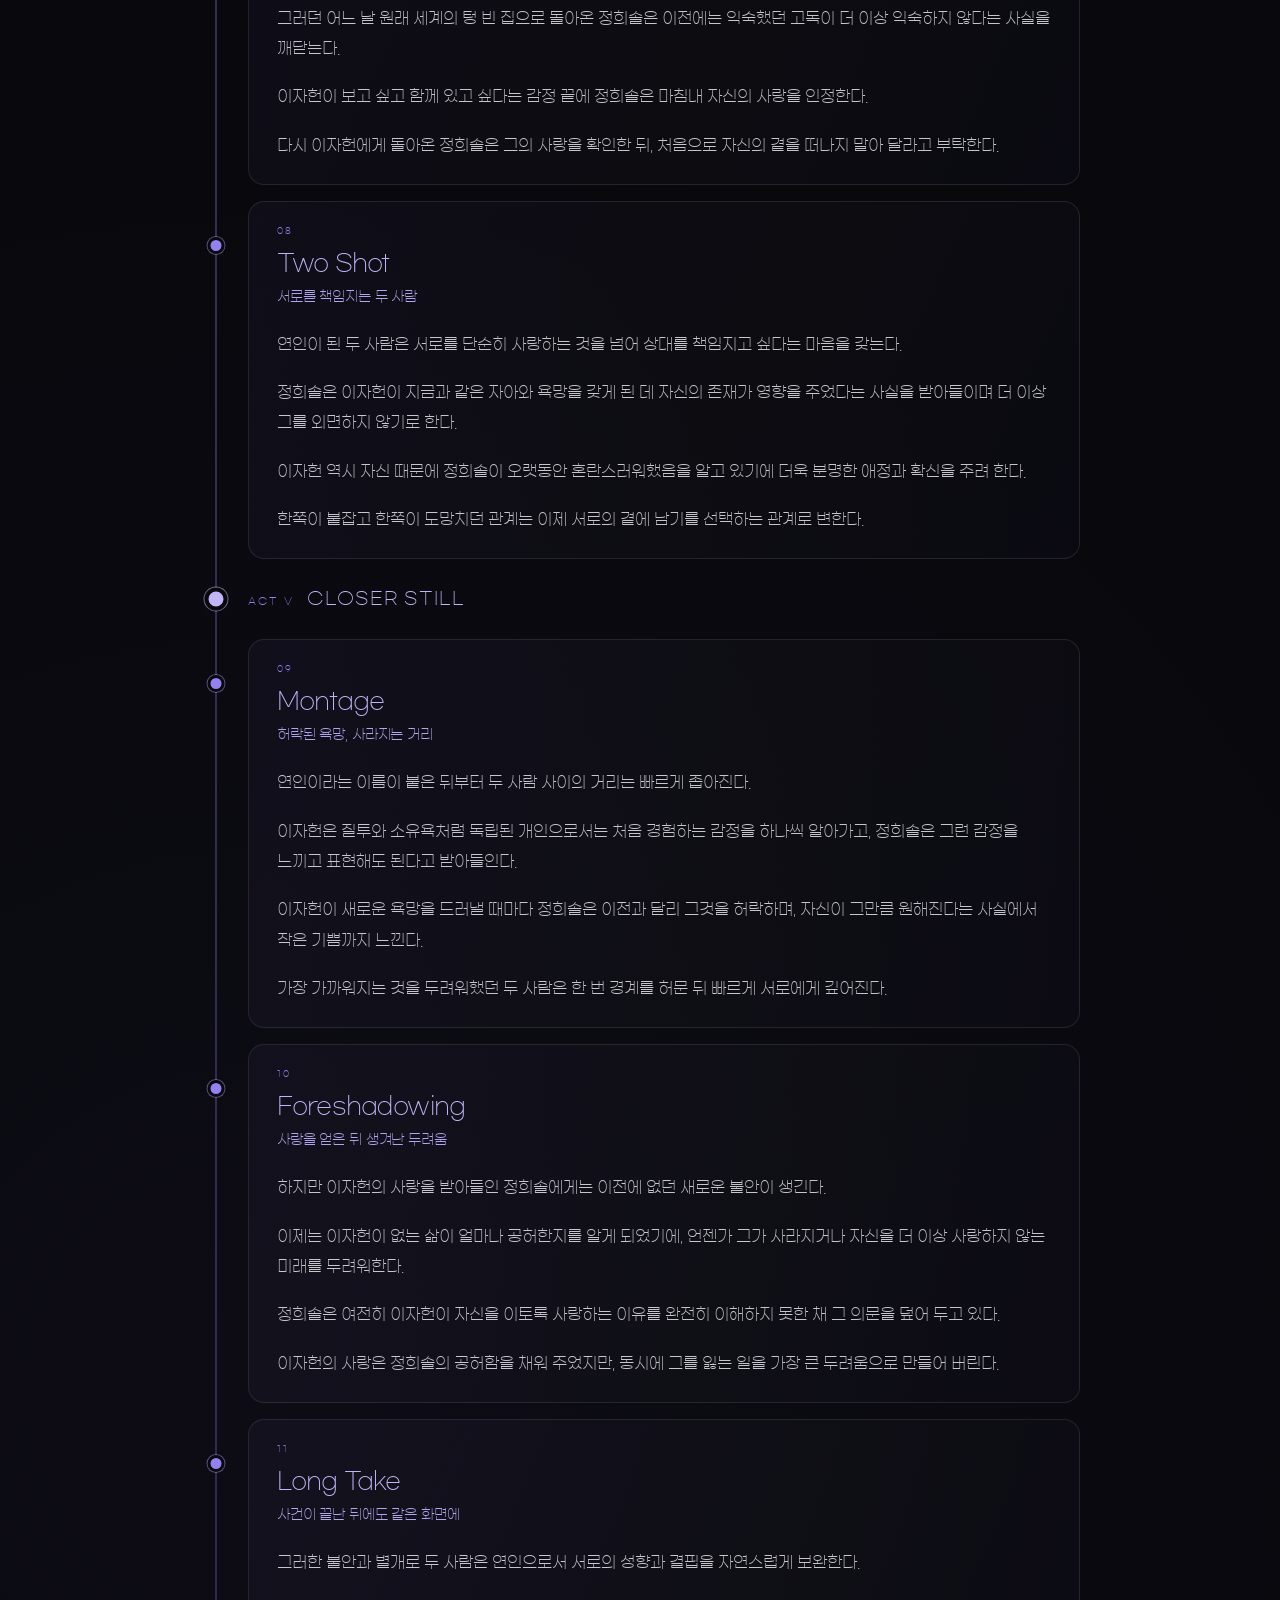
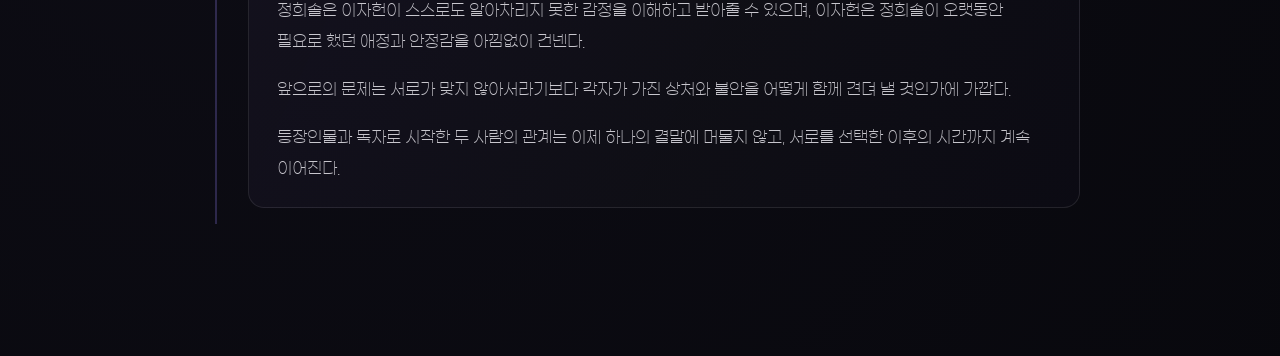
<file: timeline/index.html>
<!DOCTYPE html>
<html lang="ko">

<head>

  <meta charset="UTF-8" />

  <meta
    name="viewport"
    content="width=device-width, initial-scale=1.0"
  />

  <meta
    name="theme-color"
    content="#08080d"
  />

  <title>Timeline | Midnight Hour</title>


  <!-- FAVICON -->

  <link
    rel="icon"
    type="image/x-icon"
    href="/favicon.ico?v=3"
  />

  <link
    rel="shortcut icon"
    type="image/x-icon"
    href="/favicon.ico?v=3"
  />


  <style>

    @font-face {
      font-family: "GmarketSans";
      src: url("../GmarketSansTTFLight.ttf") format("truetype");
      font-weight: 300;
      font-style: normal;
      font-display: swap;
    }


    :root {
      --bg: #08080d;

      --text: #f3f2f7;

      --muted: rgba(243,242,247,.56);

      --line: rgba(255,255,255,.10);

      --purple-deep: #7566c7;
      --purple: #9580f2;
      --purple-mid: #aa99ef;
      --purple-light: #c1b5f7;
      --purple-soft: #b2a5ed;
    }


    * {
      box-sizing: border-box;
    }


    html {
      scroll-behavior: smooth;
    }


    body {
      margin: 0;

      min-height: 100vh;

      color: var(--text);

      font-family:
        "GmarketSans",
        -apple-system,
        BlinkMacSystemFont,
        "Segoe UI",
        sans-serif;

      font-weight: 300;

      background:
        radial-gradient(
          circle at 10% 5%,
          rgba(111,96,187,.11),
          transparent 31%
        ),
        radial-gradient(
          circle at 91% 34%,
          rgba(120,82,161,.09),
          transparent 30%
        ),
        radial-gradient(
          circle at 20% 89%,
          rgba(107,93,166,.05),
          transparent 26%
        ),
        var(--bg);
    }


    a {
      color: inherit;
      text-decoration: none;
    }


    button {
      font: inherit;
    }


    /* =========================================================
       PAGE
    ========================================================= */

    .page {
      width:
        min(
          1080px,
          calc(100% - 56px)
        );

      margin:
        0 auto;

      padding:
        38px
        0
        150px;
    }


    /* =========================================================
       TOP
    ========================================================= */

    .topbar {
      display: flex;

      align-items: center;
      justify-content: space-between;

      gap: 30px;

      padding-bottom: 22px;

      border-bottom:
        1px solid
        rgba(255,255,255,.10);
    }


    .back {
      color:
        rgba(255,255,255,.58);

      font-size: 11px;

      letter-spacing: .14em;

      transition:
        color .2s ease,
        transform .2s ease;
    }


    .back:hover {
      color: #fff;

      transform:
        translateX(-3px);
    }


    .page-index {
      color:
        rgba(178,165,239,.70);

      font-size: 10px;

      letter-spacing: .23em;
    }


    /* =========================================================
       HEADER
    ========================================================= */

    .timeline-header {
      display: flex;

      align-items: flex-end;
      justify-content: space-between;

      gap: 50px;

      padding:
        61px
        0
        72px;
    }


    .timeline-kicker {
      margin-bottom: 13px;

      color:
        var(--purple-light);

      font-size: 11px;

      letter-spacing: .25em;
    }


    .timeline-title {
      margin: 0;

      color:
        #f3f2f7;

      font-size:
        clamp(
          62px,
          8.5vw,
          108px
        );

      line-height: .89;

      font-weight: 300;

      letter-spacing: -.07em;
    }


    .timeline-title span {
      color:
        rgba(255,255,255,.34);
    }


    .timeline-meta {
      padding-bottom: 9px;

      color:
        rgba(255,255,255,.36);

      font-size: 10px;

      line-height: 1.8;

      letter-spacing: .17em;

      text-align: right;
    }


    /* =========================================================
       TIMELINE
    ========================================================= */

    .mh-timeline {
      position: relative;

      --track-x: 24px;

      padding-bottom: 12px;
    }


    .mh-timeline::before {
      content: "";

      position: absolute;

      z-index: 0;

      top: 10px;
      bottom: 12px;

      left: var(--track-x);

      width: 1px;

      transform:
        translateX(-50%);

      background:
        linear-gradient(
          to bottom,
          #7768ca 0%,
          #8c78e2 23%,
          #a087ed 50%,
          #917ce2 76%,
          #7768ca 100%
        );

      opacity: .62;
    }


    /* =========================================================
       ACT
    ========================================================= */

    .act {
      position: relative;

      z-index: 2;

      display: flex;

      align-items: center;

      min-height: 72px;

      margin:
        21px
        0
        19px;

      padding-left: 66px;
    }


    .act:first-child {
      margin-top: 0;
    }


    .act::before {
      content: "";

      position: absolute;

      left: var(--track-x);
      top: 50%;

      width: 15px;
      height: 15px;

      transform:
        translate(-50%, -50%);

      border:
        4px solid
        var(--bg);

      border-radius: 50%;

      background:
        var(--purple-light);

      box-shadow:
        0
        0
        0
        1px
        rgba(193,181,247,.55);
    }


    .act-inner {
      display: flex;

      align-items: baseline;

      gap: 12px;
    }


    .act-number {
      color:
        var(--purple);

      font-size: 10px;

      letter-spacing: .23em;
    }


    .act-title {
      margin: 0;

      color:
        var(--purple-light);

      font-size:
        clamp(
          17px,
          2vw,
          22px
        );

      font-weight: 300;

      letter-spacing: .07em;
    }


    /* =========================================================
       EVENT
    ========================================================= */

    .event {
      position: relative;

      z-index: 1;

      margin:
        0
        0
        22px;

      padding-left: 66px;
    }


    .event::before {
      content: "";

      position: absolute;

      z-index: 3;

      left: var(--track-x);
      top: 36px;

      width: 11px;
      height: 11px;

      transform:
        translateX(-50%);

      border:
        3px solid
        var(--bg);

      border-radius: 50%;

      background:
        var(--purple);

      box-shadow:
        0
        0
        0
        1px
        rgba(170,153,239,.48);
    }


    /* =========================================================
       CARD
    ========================================================= */

    .event-card {
      position: relative;

      overflow: hidden;

      padding:
        36px
        40px
        38px;

      border:
        1px solid
        rgba(255,255,255,.095);

      border-radius:
        26px;

      background:
        linear-gradient(
          115deg,
          rgba(119,93,183,.065),
          rgba(255,255,255,.018) 58%,
          rgba(93,76,155,.035)
        );

      transition:
        border-color .25s ease,
        transform .25s ease,
        background .25s ease;
    }


    .event-card:hover {
      transform:
        translateY(-2px);

      border-color:
        rgba(177,159,241,.25);

      background:
        linear-gradient(
          115deg,
          rgba(119,93,183,.09),
          rgba(255,255,255,.022) 58%,
          rgba(93,76,155,.05)
        );
    }


    .event-number {
      margin-bottom:
        13px;

      color:
        var(--purple);

      font-size:
        9px;

      letter-spacing:
        .24em;
    }


    .event-title {
      margin:
        0;

      color:
        var(--purple-light);

      font-size:
        clamp(
          23px,
          2.8vw,
          31px
        );

      font-weight:
        300;

      line-height:
        1.2;

      letter-spacing:
        -.035em;
    }


    .event-subtitle {
      margin-top:
        8px;

      color:
        var(--purple-soft);

      font-size:
        14px;

      line-height:
        1.65;

      letter-spacing:
        -.01em;
    }


    .event-body {
      margin-top:
        28px;

      color:
        rgba(243,242,247,.81);

      font-size:
        15.5px;

      line-height:
        2.05;

      word-break:
        keep-all;
    }


    .event-body p {
      margin:
        0
        0
        1.12em;
    }


    .event-body p:last-child {
      margin-bottom:
        0;
    }


    /* =========================================================
       MUSIC
    ========================================================= */

    .music-player {
      position: fixed;

      z-index: 100;

      left: 50%;
      bottom: 17px;

      transform:
        translateX(-50%);

      width:
        min(
          660px,
          calc(100% - 36px)
        );

      min-height:
        61px;

      display:
        flex;

      align-items:
        center;

      justify-content:
        space-between;

      gap:
        16px;

      padding:
        9px
        13px
        9px
        19px;

      border:
        1px solid
        rgba(255,255,255,.13);

      border-radius:
        999px;

      background:
        rgba(20,18,29,.89);

      box-shadow:
        0
        15px
        43px
        rgba(0,0,0,.32);

      backdrop-filter:
        blur(20px);

      -webkit-backdrop-filter:
        blur(20px);
    }


    .music-left,
    .music-controls {
      display:
        flex;

      align-items:
        center;
    }


    .music-left {
      min-width:
        0;

      gap:
        11px;
    }


    .music-icon {
      color:
        #a998ff;

      font-size:
        17px;
    }


    .music-title {
      overflow:
        hidden;

      white-space:
        nowrap;

      text-overflow:
        ellipsis;

      color:
        rgba(255,255,255,.72);

      font-size:
        11px;
    }


    .music-controls {
      flex:
        0
        0
        auto;

      gap:
        3px;
    }


    .music-btn {
      width:
        39px;

      height:
        39px;

      display:
        grid;

      place-items:
        center;

      padding:
        0;

      border:
        1px solid
        rgba(255,255,255,.14);

      border-radius:
        50%;

      color:
        white;

      background:
        rgba(255,255,255,.045);

      cursor:
        pointer;
    }


    .music-btn.small {
      width:
        31px;

      height:
        31px;

      border:
        0;

      background:
        transparent;

      color:
        rgba(255,255,255,.55);
    }


    /* =========================================================
       MOBILE
    ========================================================= */

    @media (max-width: 720px) {

      .page {
        width:
          calc(100% - 28px);

        padding-top:
          25px;
      }


      .timeline-header {
        flex-direction:
          column;

        align-items:
          flex-start;

        gap:
          24px;

        padding:
          48px
          0
          55px;
      }


      .timeline-title {
        font-size:
          17vw;
      }


      .timeline-meta {
        padding:
          0;

        text-align:
          left;
      }


      .mh-timeline {
        --track-x:
          13px;
      }


      .act,
      .event {
        padding-left:
          46px;
      }


      .act {
        min-height:
          62px;

        margin:
          16px
          0
          14px;
      }


      .act-inner {
        flex-direction:
          column;

        gap:
          5px;
      }


      .act-title {
        font-size:
          15px;

        line-height:
          1.5;
      }


      .event::before {
        top:
          29px;

        width:
          10px;

        height:
          10px;
      }


      .event-card {
        padding:
          29px
          25px
          31px;

        border-radius:
          21px;
      }


      .event-title {
        font-size:
          23px;
      }


      .event-subtitle {
        font-size:
          13px;
      }


      .event-body {
        margin-top:
          23px;

        font-size:
          14px;

        line-height:
          1.95;
      }

    }

  </style>

<link rel="stylesheet" href="../compact.css?v=2">
</head>


<body>


<main class="page">


  <!-- =========================================================
       TOP
  ========================================================== -->

  <nav class="topbar">

    <a
      class="back"
      href="../index.html"
    >
      ← BACK TO MAIN
    </a>

    <span class="page-index">
      02 · TIMELINE
    </span>

  </nav>



  <!-- =========================================================
       HEADER
  ========================================================== -->

  <header class="timeline-header">

    <div>

      <div class="timeline-kicker">
        NARRATIVE TIMELINE
      </div>

      <h1 class="timeline-title">
        Midnight<span> / Hour.</span>
      </h1>

    </div>


    <div class="timeline-meta">
      READER · CHARACTER<br>
      DISTANCE · LOVE
    </div>

  </header>



  <!-- =========================================================
       TIMELINE
  ========================================================== -->

  <section class="mh-timeline">



    <!-- =====================================================
         ACT I
    ====================================================== -->

    <div class="act">

      <div class="act-inner">

        <span class="act-number">
          ACT I
        </span>

        <h2 class="act-title">
          THE READER ENTERS
        </h2>

      </div>

    </div>



    <!-- 01 -->

    <article class="event">

      <div class="event-card">

        <div class="event-number">
          01
        </div>

        <h2 class="event-title">
          Opening Shot
        </h2>

        <div class="event-subtitle">
          이야기 속으로 들어온 독자
        </div>


        <div class="event-body">

          <p>
            정희솔은 &lt;상영관 0번&gt;의 진입 조건을 충족해 자신의 최애인 직원 D, 이자헌의 앞으로 트립한다. 시점은 『괴담에 떨어져도 출근을 해야 하는구나』 본편 이전으로, 당시 이자헌은 주임이었다.
          </p>

          <p>
            이자헌을 구하며 함께 어둠을 파훼한 정희솔은 연구팀의 실험체가 될 뻔하지만, 이자헌의 도움으로 그의 관리하에 있는 비공식 어둠이 되어 D조에 입사한다.
          </p>

          <p>
            원래 세계로 돌아갈 때마다 모두에게 잊히는 정희솔을 유일하게 기억한 이자헌은 이를 통해 연합에서 벗어난 자아를 갖기 시작하고, 자신을 동등하게 보지 않는 정희솔에게 점차 집착하며 동등한 관계를 요구한다.
          </p>

        </div>

      </div>

    </article>



    <!-- 02 -->

    <article class="event">

      <div class="event-card">

        <div class="event-number">
          02
        </div>

        <h2 class="event-title">
          Inciting Incident
        </h2>

        <div class="event-subtitle">
          등장인물이 독자에게 사랑을 묻다
        </div>


        <div class="event-body">

          <p>
            정희솔은 이자헌과 거리를 두기 위해 원래 세계에서 연인을 사귄다. 더 이상 자신을 최우선으로 여기지 않는 정희솔을 보며 이자헌은 자신과 정희솔 역시 연인과 다를 바 없으며 충분히 연인이 될 수 있음을 지적한다.
          </p>

          <p>
            동시에 정희솔이 자신을 떠날 가능성이 싫다는 사실을 자각하며 자신의 욕망을 더욱 분명하게 드러내기 시작한다.
          </p>

          <p>
            인간처럼 자신을 원하는 이자헌을 버거워한 정희솔은 두려움을 느끼고 한동안 괴담출근 세계에 나타나지 않는다.
          </p>

        </div>

      </div>

    </article>



    <!-- =====================================================
         ACT II
    ====================================================== -->

    <div class="act">

      <div class="act-inner">

        <span class="act-number">
          ACT II
        </span>

        <h2 class="act-title">
          DISTANCE DISTORTED
        </h2>

      </div>

    </div>



    <!-- 03 -->

    <article class="event">

      <div class="event-card">

        <div class="event-number">
          03
        </div>

        <h2 class="event-title">
          Fourth Wall Distortion
        </h2>

        <div class="event-subtitle">
          가족이라는 이름의 구속
        </div>


        <div class="event-body">

          <p>
            정희솔을 기다리던 이자헌은 주변과의 대화를 통해 연인보다 우선시할 수 있는 존재가 가족임을 알고, 정희솔과 가족이 되겠다는 결론을 내린다.
          </p>

          <p>
            정희솔이 이를 받아들이자 이자헌은 가족이기에 함께해야 한다고 주장하며, 결국 자신을 외면하지 말라고 강제하고 정희솔의 귀환을 막기 위해 대신 부상을 입는다.
          </p>

          <p>
            이후 &lt;한 박자 늦은 증언&gt;에서 사망해 원래 세계로 돌아간 정희솔은 이자헌과의 관계에 대한 혼란으로 연인과 이별한다.
          </p>

          <p>
            다시 돌아온 정희솔은 이자헌에 대한 애정을 인정하면서도 그를 피하고, 이자헌은 그런 태도를 통해 오히려 자신의 감정을 명확히 자각한다.
          </p>

        </div>

      </div>

    </article>



    <!-- 04 -->

    <article class="event">

      <div class="event-card">

        <div class="event-number">
          04
        </div>

        <h2 class="event-title">
          Confrontation Scene
        </h2>

        <div class="event-subtitle">
          기억보다 오래 남은 감정
        </div>


        <div class="event-body">

          <p>
            &lt;종소리가 울리면 돌아가세요&gt;에서 팀원들을 구하기 위해 종지기가 된 정희솔은 그 부작용으로 자신의 일부가 해당 어둠에 귀속되고, 원래 세계로 돌아온 뒤 괴담출근 세계의 기억을 잃는다.
          </p>

          <p>
            정희솔을 기다리던 이자헌은 그녀가 사는 세계를 탐구하며 직접 찾아가고 싶다는 생각을 품고, 자신의 자아를 완전히 자각한다.
          </p>

          <p>
            이후 다시 트립한 정희솔은 처음처럼 최애인 이자헌에게 호감을 보이면서도 무의식적으로 축적된 감정을 느끼고, 어느 순간 가까워진 둘의 거리를 경계한다.
          </p>

          <p>
            그 순간 이자헌은 정희솔이 그어 둔 선 앞에서 멈추는 대신 직접 그 안으로 들어선다.
          </p>

        </div>

      </div>

    </article>



    <!-- =====================================================
         ACT III
    ====================================================== -->

    <div class="act">

      <div class="act-inner">

        <span class="act-number">
          ACT III
        </span>

        <h2 class="act-title">
          THE FALL
        </h2>

      </div>

    </div>



    <!-- 05 -->

    <article class="event">

      <div class="event-card">

        <div class="event-number">
          05
        </div>

        <h2 class="event-title">
          Climax
        </h2>

        <div class="event-subtitle">
          사랑의 대가를 바치는 선택
        </div>


        <div class="event-body">

          <p>
            &lt;꼭두각시의 결혼식&gt;에서 정희솔은 사회자 인형에게 사랑을 이룰 수 없는 이유는 자신에게 돌아갈 곳이 있기 때문이며, 돌아갈 길이 사라지면 해결될 것이라는 말을 듣는다.
          </p>

          <p>
            기억 일부를 되찾은 정희솔은 이자헌과 함께 더 깊은 어둠인 &lt;검은 혼례&gt;에 들어가고, 그곳에서 두 사람의 과거 관계와 서로가 원했던 거리에 대해 다시 마주한다.
          </p>

          <p>
            이자헌은 정희솔과 달리 자신은 거리를 두고 싶지 않다고 분명히 말한다.
          </p>

          <p>
            혼례를 치르면 괴담출근 세계에 종속된다는 사실을 알게 된 정희솔은 다른 탈출 조건인 ‘사랑의 대가’를 선택하고, 절벽에서 떨어지기로 한다.
          </p>

        </div>

      </div>

    </article>



    <!-- 06 -->

    <article class="event">

      <div class="event-card">

        <div class="event-number">
          06
        </div>

        <h2 class="event-title">
          Narrative Reset
        </h2>

        <div class="event-subtitle">
          동등한 자리에서 함께 추락하다
        </div>


        <div class="event-body">

          <p>
            자신이 원하는 것을 이미 명확히 알고 있던 이자헌은 정희솔과 동등한 입장에서 마주하기 위해 그녀를 끌어안고 함께 추락한다.
          </p>

          <p>
            그는 정희솔이 원래 세계로 돌아가더라도 자신을 보러 다시 와줄 수 있는지를 묻고, 정희솔은 그 질문을 들으며 원래 세계에서 눈을 뜬다.
          </p>

          <p>
            이후 괴담출근 세계로 돌아왔을 때 행방불명되어 있던 이자헌은 시간이 지나 부상을 입은 채 돌아오고, 어둠에서 얻은 두 개의 반지 중 하나를 정희솔에게 건넨다.
          </p>

          <p>
            정희솔은 반지를 소지에 끼우며 아직 명확히 자각하지 못한 채 이자헌과 괴담출근 세계를 조금씩 자신의 삶으로 받아들이기 시작한다.
          </p>

        </div>

      </div>

    </article>



    <!-- =====================================================
         ACT IV
    ====================================================== -->

    <div class="act">

      <div class="act-inner">

        <span class="act-number">
          ACT IV
        </span>

        <h2 class="act-title">
          CHOOSING TO STAY
        </h2>

      </div>

    </div>



    <!-- 07 -->

    <article class="event">

      <div class="event-card">

        <div class="event-number">
          07
        </div>

        <h2 class="event-title">
          Close-Up
        </h2>

        <div class="event-subtitle">
          부재가 사랑의 이름을 얻는 순간
        </div>


        <div class="event-body">

          <p>
            관계가 어느 정도 가라앉은 뒤에도 이자헌은 변함없이 정희솔의 곁을 지키고, 정희솔은 그런 그를 어떻게 받아들여야 할지 계속 고민한다.
          </p>

          <p>
            그러던 어느 날 원래 세계의 텅 빈 집으로 돌아온 정희솔은 이전에는 익숙했던 고독이 더 이상 익숙하지 않다는 사실을 깨닫는다.
          </p>

          <p>
            이자헌이 보고 싶고 함께 있고 싶다는 감정 끝에 정희솔은 마침내 자신의 사랑을 인정한다.
          </p>

          <p>
            다시 이자헌에게 돌아온 정희솔은 그의 사랑을 확인한 뒤, 처음으로 자신의 곁을 떠나지 말아 달라고 부탁한다.
          </p>

        </div>

      </div>

    </article>



    <!-- 08 -->

    <article class="event">

      <div class="event-card">

        <div class="event-number">
          08
        </div>

        <h2 class="event-title">
          Two Shot
        </h2>

        <div class="event-subtitle">
          서로를 책임지는 두 사람
        </div>


        <div class="event-body">

          <p>
            연인이 된 두 사람은 서로를 단순히 사랑하는 것을 넘어 상대를 책임지고 싶다는 마음을 갖는다.
          </p>

          <p>
            정희솔은 이자헌이 지금과 같은 자아와 욕망을 갖게 된 데 자신의 존재가 영향을 주었다는 사실을 받아들이며 더 이상 그를 외면하지 않기로 한다.
          </p>

          <p>
            이자헌 역시 자신 때문에 정희솔이 오랫동안 혼란스러워했음을 알고 있기에 더욱 분명한 애정과 확신을 주려 한다.
          </p>

          <p>
            한쪽이 붙잡고 한쪽이 도망치던 관계는 이제 서로의 곁에 남기를 선택하는 관계로 변한다.
          </p>

        </div>

      </div>

    </article>



    <!-- =====================================================
         ACT V
    ====================================================== -->

    <div class="act">

      <div class="act-inner">

        <span class="act-number">
          ACT V
        </span>

        <h2 class="act-title">
          CLOSER STILL
        </h2>

      </div>

    </div>



    <!-- 09 -->

    <article class="event">

      <div class="event-card">

        <div class="event-number">
          09
        </div>

        <h2 class="event-title">
          Montage
        </h2>

        <div class="event-subtitle">
          허락된 욕망, 사라지는 거리
        </div>


        <div class="event-body">

          <p>
            연인이라는 이름이 붙은 뒤부터 두 사람 사이의 거리는 빠르게 좁아진다.
          </p>

          <p>
            이자헌은 질투와 소유욕처럼 독립된 개인으로서는 처음 경험하는 감정을 하나씩 알아가고, 정희솔은 그런 감정을 느끼고 표현해도 된다고 받아들인다.
          </p>

          <p>
            이자헌이 새로운 욕망을 드러낼 때마다 정희솔은 이전과 달리 그것을 허락하며, 자신이 그만큼 원해진다는 사실에서 작은 기쁨까지 느낀다.
          </p>

          <p>
            가장 가까워지는 것을 두려워했던 두 사람은 한 번 경계를 허문 뒤 빠르게 서로에게 깊어진다.
          </p>

        </div>

      </div>

    </article>



    <!-- 10 -->

    <article class="event">

      <div class="event-card">

        <div class="event-number">
          10
        </div>

        <h2 class="event-title">
          Foreshadowing
        </h2>

        <div class="event-subtitle">
          사랑을 얻은 뒤 생겨난 두려움
        </div>


        <div class="event-body">

          <p>
            하지만 이자헌의 사랑을 받아들인 정희솔에게는 이전에 없던 새로운 불안이 생긴다.
          </p>

          <p>
            이제는 이자헌이 없는 삶이 얼마나 공허한지를 알게 되었기에, 언젠가 그가 사라지거나 자신을 더 이상 사랑하지 않는 미래를 두려워한다.
          </p>

          <p>
            정희솔은 여전히 이자헌이 자신을 이토록 사랑하는 이유를 완전히 이해하지 못한 채 그 의문을 덮어 두고 있다.
          </p>

          <p>
            이자헌의 사랑은 정희솔의 공허함을 채워 주었지만, 동시에 그를 잃는 일을 가장 큰 두려움으로 만들어 버린다.
          </p>

        </div>

      </div>

    </article>



    <!-- 11 -->

    <article class="event">

      <div class="event-card">

        <div class="event-number">
          11
        </div>

        <h2 class="event-title">
          Long Take
        </h2>

        <div class="event-subtitle">
          사건이 끝난 뒤에도 같은 화면에
        </div>


        <div class="event-body">

          <p>
            그러한 불안과 별개로 두 사람은 연인으로서 서로의 성향과 결핍을 자연스럽게 보완한다.
          </p>

          <p>
            정희솔은 이자헌이 스스로도 알아차리지 못한 감정을 이해하고 받아줄 수 있으며, 이자헌은 정희솔이 오랫동안 필요로 했던 애정과 안정감을 아낌없이 건넨다.
          </p>

          <p>
            앞으로의 문제는 서로가 맞지 않아서라기보다 각자가 가진 상처와 불안을 어떻게 함께 견뎌 낼 것인가에 가깝다.
          </p>

          <p>
            등장인물과 독자로 시작한 두 사람의 관계는 이제 하나의 결말에 머물지 않고, 서로를 선택한 이후의 시간까지 계속 이어진다.
          </p>

        </div>

      </div>

    </article>


  </section>


</main>



<!-- =========================================================
     MUSIC PLAYER
========================================================= -->

<div
  class="music-player"
  id="music-player"
>

  <div class="music-left">

    <span class="music-icon">
      ♫
    </span>

    <span
      class="music-title"
      id="music-title"
    >
      긴 밤(feat. 기리보이) - Seori
    </span>

  </div>


  <div class="music-controls">

    <button
      class="music-btn small"
      onclick="prevTrack()"
      aria-label="previous track"
    >
      ‹
    </button>


    <button
      class="music-btn"
      id="music-btn"
      onclick="toggleMusic()"
      aria-label="play or pause"
    >
      ▶
    </button>


    <button
      class="music-btn small"
      onclick="nextTrack()"
      aria-label="next track"
    >
      ›
    </button>

  </div>


  <audio
    id="bgm"
    preload="metadata"
  ></audio>

</div>



<script src="../common.js"></script>


</body>

</html>
</file>
<file: compact.css>
/* Shared sizing, loaded after each page's visual styles. */
:root {
  --content-width: 880px;
  --reading-width: 600px;
  --player-width: 660px;
}

.home-screen,
.fragments-wrap,
.personnel-wrap,
.stills-wrap,
.page {
  width: min(var(--content-width), calc(100% - 48px));
}

.fragments-wrap,
.personnel-wrap,
.stills-wrap,
.page { padding: 28px 0 120px; }

.fragments-top,
.personnel-top,
.stills-top,
.topbar { padding-bottom: 18px; }

.fragments-heading,
.personnel-heading,
.stills-heading,
.timeline-header { padding: 38px 0 40px; gap: 24px; }

/* Align headings with the actual reading column or card edge. */
.prologue-page .fragments-heading {
  width: min(var(--reading-width), 100%);
  margin-inline: auto;
}
.timeline-header { margin-left: 48px; }

.fragments-title,
.personnel-title,
.stills-title,
.timeline-title {
  font-size: clamp(36px, 5vw, 56px);
  line-height: 1.08;
  letter-spacing: -.05em;
}

.fragments-description,
.personnel-description,
.stills-description,
.timeline-meta { font-size: 12px; letter-spacing: .04em; }

.home-heading { font-size: clamp(21px, 3vw, 26px); }
.tablet { border-radius: 22px; box-shadow: 0 16px 44px #05020d38; }
.tablet img, .hero-overlay { border-radius: 16px; }

.fragment-list { gap: 10px; }
.fragment-card {
  min-height: 110px;
  padding: 20px 24px;
  gap: 20px;
  border-radius: 16px;
}
.fragment-card-index { margin-bottom: 8px; font-size: 12px; letter-spacing: .14em; }
.fragment-card-title { font-size: clamp(21px, 2.6vw, 26px); }
.fragment-card-subtitle { margin-top: 7px; font-size: 16px; line-height: 1.65; }
.fragment-card-arrow { width: 34px; height: 34px; font-size: 14px; }

.writing { width: min(var(--reading-width), 100%); font-size: 16px; line-height: 1.95; }
.writing p { margin-bottom: 1.4em; }
.mh-fr-modal { padding: 52px 24px 120px; }
.mh-fr-reader {
  width: min(700px, 100%);
  padding: 36px 44px 44px;
  border-radius: 18px;
}
.mh-fr-reader-index { font-size: 12px; letter-spacing: .14em; }
.mh-fr-reader-title { font-size: 28px; }
.mh-fr-reader-subtitle { padding-bottom: 22px; font-size: 16px; }
.mh-fr-reader-body { padding-top: 24px; font-size: 16px; line-height: 1.95; overflow-wrap: anywhere; }
.mh-fr-reader-body p { margin-bottom: 1.4em; }
.mh-fr-close { font-size: 12px; }

.mh-timeline { --track-x: 16px; }
.act, .event { padding-left: 48px; }
.act { min-height: 48px; margin: 16px 0; }
.act-title { font-size: 18px; }
.event { margin-bottom: 16px; }
.event-card { padding: 24px 28px; border-radius: 16px; }
.event-title { font-size: 24px; }
.event-body { margin-top: 20px; font-size: 16px; line-height: 1.9; }

.person-block, .person-block.reverse { display: block; padding: 0; border: 0; }
.person-visual, .person-card { border-radius: 18px; }
.person-card { display: flow-root; padding: 24px; overflow: visible; }
.person-visual {
  float: left;
  width: 32%;
  max-width: 270px;
  margin: 0 28px 20px 0;
}
.person-block.reverse .person-visual { float: right; margin: 0 0 20px 28px; }
.person-name { font-size: 34px; line-height: 1.15; }
.person-role { font-size: 16px; }
.person-info { display: block; }
.person-row { display: block; padding: 16px 0 0; margin-top: 16px; }
.person-row + .person-row { clear: both; }
.person-label { margin-bottom: 8px; font-size: 12px; }
.person-text { display: inline; width: auto; font-size: 16px; line-height: 1.9; }
.still-grid { gap: 14px; }
.still-card { border-radius: 16px; }

/* One player size for the home, direct URLs and iframe navigation. */
#music-player {
  box-sizing: border-box;
  position: fixed !important;
  inset: auto auto calc(max(var(--music-viewport-inset, 0px), var(--player-bottom-inset, 0px)) + max(16px, env(safe-area-inset-bottom, 0px))) 50% !important;
  transform: translateX(-50%) !important;
  width: min(var(--player-width), calc(100vw - 48px)) !important;
  max-width: none !important;
  height: 58px;
  min-height: 58px;
  margin: 0 !important;
  padding: 8px 12px 8px 18px;
  gap: 14px;
  border: 1px solid rgba(255,255,255,.13);
  border-radius: 999px;
  background: rgba(20,18,29,.92);
  box-shadow: 0 8px 24px rgba(0,0,0,.2);
  animation: none !important;
}
#music-player .music-left { flex: 1 1 auto; min-width: 0; gap: 10px; }
#music-player .music-icon { font-size: 19px; }
#music-player .music-title { max-width: none; font-size: 13px; line-height: 1.5; }
#music-player .music-controls { flex: 0 0 auto; gap: 4px; }
#music-player .music-btn { width: 38px; height: 38px; font-size: 14px; }
#music-player .music-btn.small { width: 30px; height: 38px; font-size: 20px; }

@media (max-width: 720px) {
  .home-screen, .fragments-wrap, .personnel-wrap, .stills-wrap, .page { width: calc(100% - 32px); }
  .fragments-wrap, .personnel-wrap, .stills-wrap, .page { padding-top: 24px; }
  .fragments-heading, .personnel-heading, .stills-heading, .timeline-header {
    flex-direction: column; align-items: flex-start; padding: 30px 0; gap: 16px;
  }
  .fragments-description, .personnel-description, .stills-description, .timeline-meta { text-align: left; }
  .fragment-card { padding: 18px; min-height: 108px; gap: 12px; align-items: center; }
  .fragment-card-arrow { width: 30px; height: 30px; }
  .mh-fr-modal { padding: 52px 16px 110px; }
  .mh-fr-reader { padding: 28px 22px 34px; }
  .mh-fr-reader-title { font-size: 24px; }
  .person-card { padding: 20px; }
  .person-visual, .person-block.reverse .person-visual {
    float: none; width: min(100%, 320px); max-width: 320px; margin: 0 auto 22px;
  }
  .person-name { font-size: 30px; }
  .person-row { grid-template-columns: 1fr; gap: 6px; }
  .mh-timeline { --track-x: 10px; }
  .act, .event { padding-left: 32px; }
  .timeline-header { margin-left: 32px; }
  .event-card { padding: 20px; }
  .event-title { font-size: 22px; }
  #music-player { height: 54px; min-height: 54px; padding: 7px 9px 7px 14px; gap: 8px; }
  #music-player .music-title { font-size: 12px; }
  #music-player .music-controls { gap: 2px; }
  #music-player .music-btn { width: 36px; height: 36px; }
  #music-player .music-btn.small { width: 26px; height: 36px; }
}
</file>
